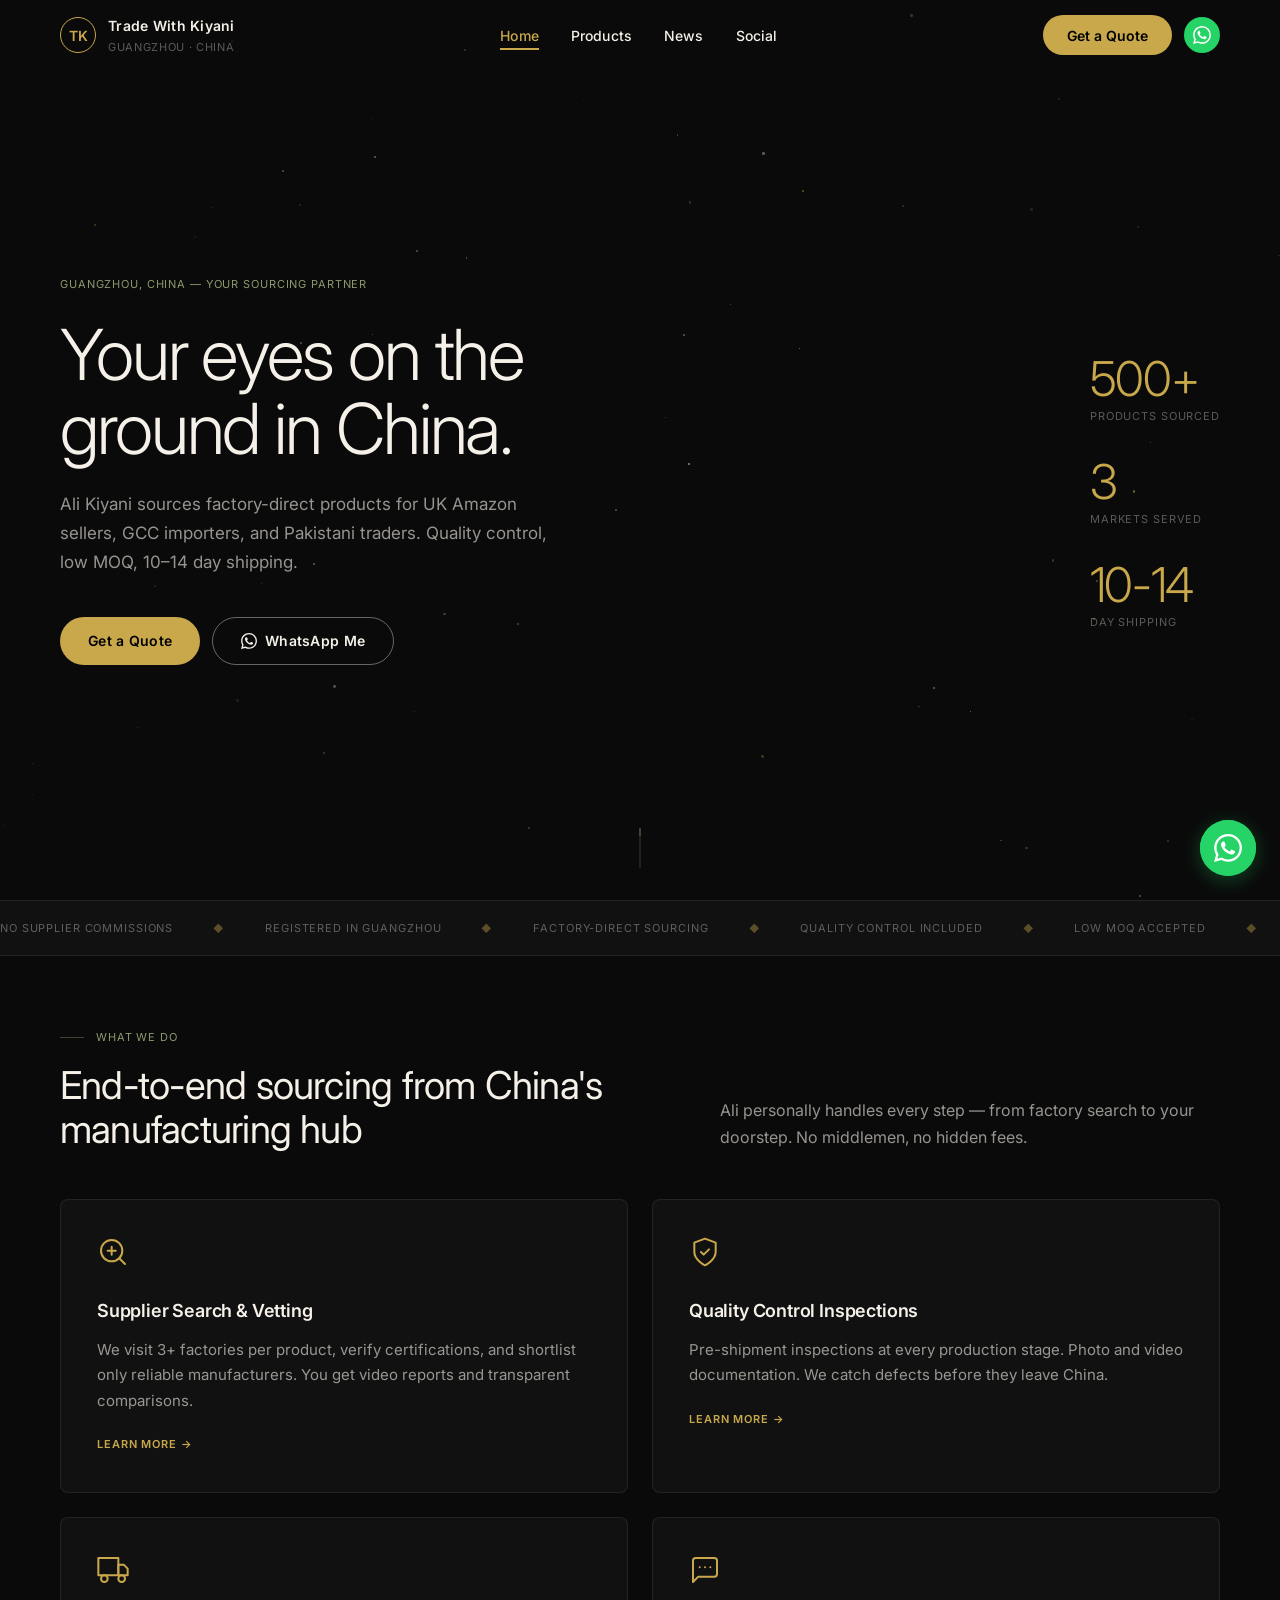
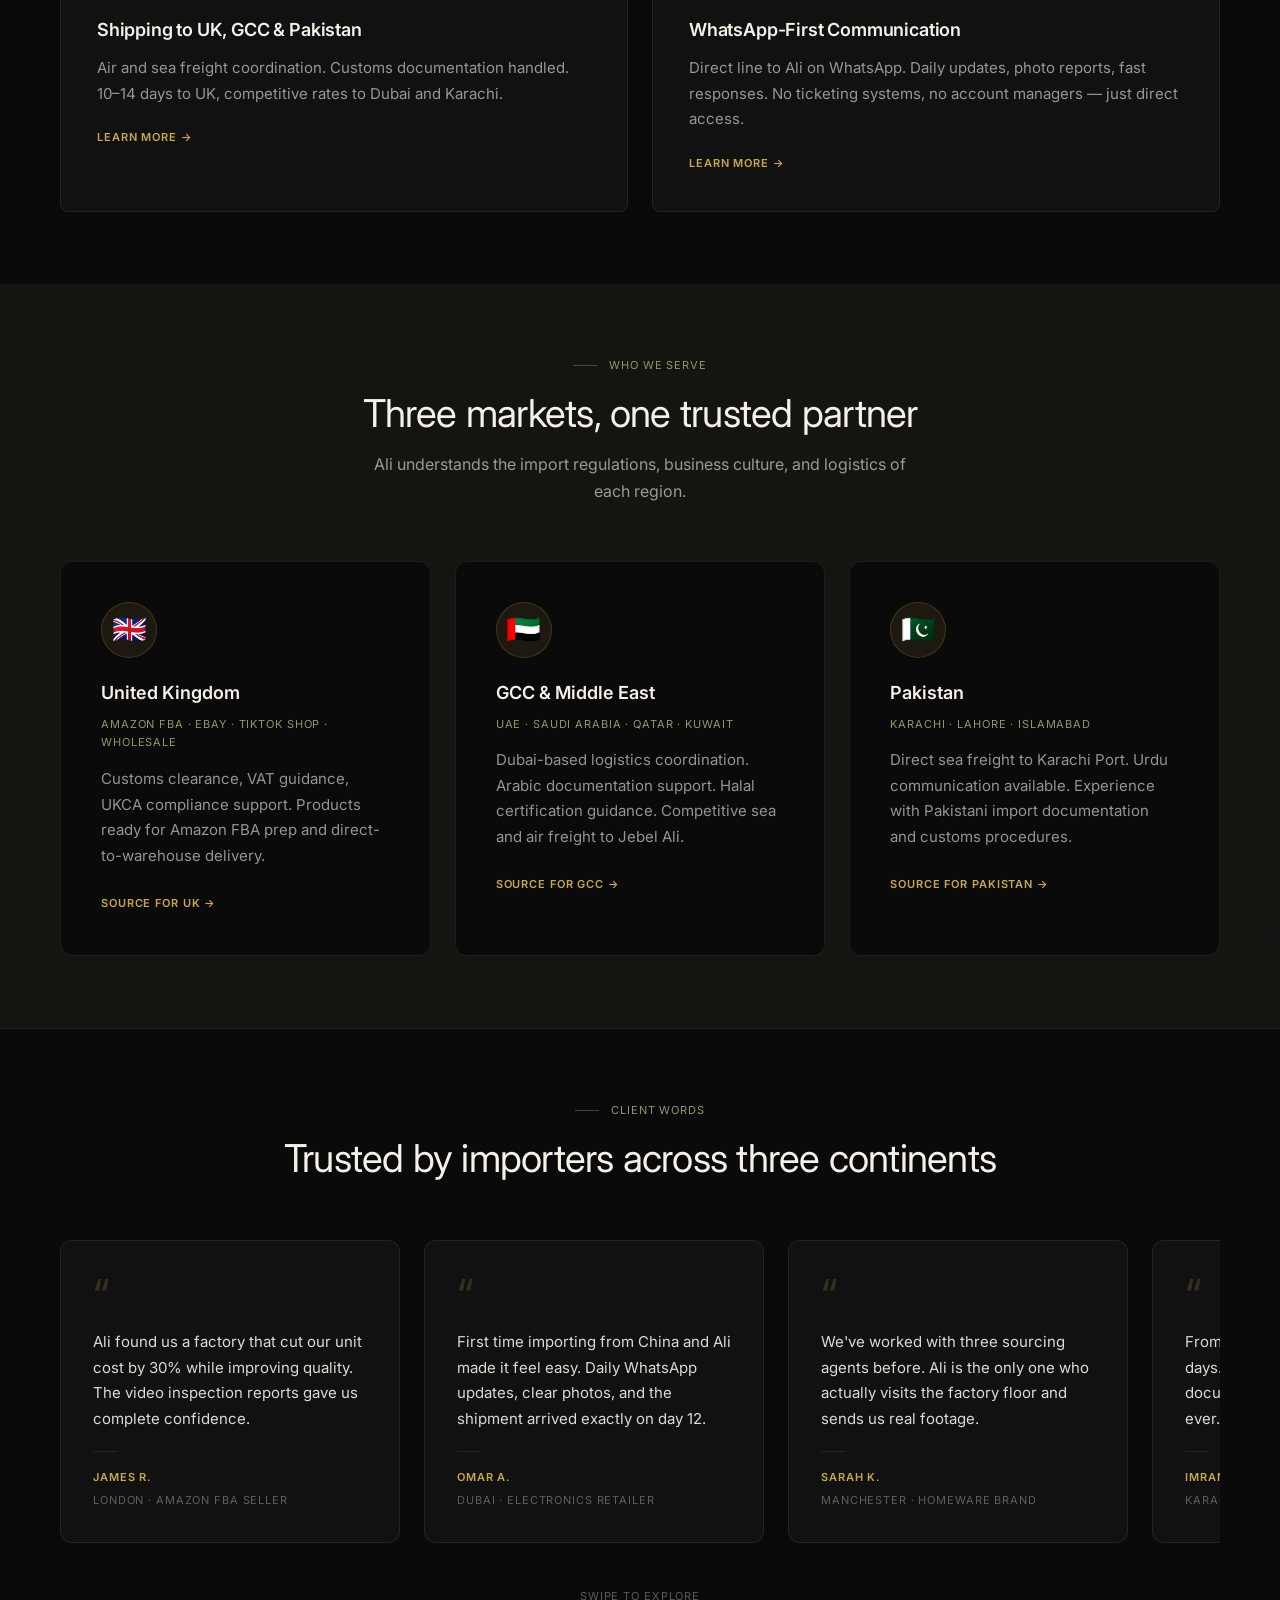
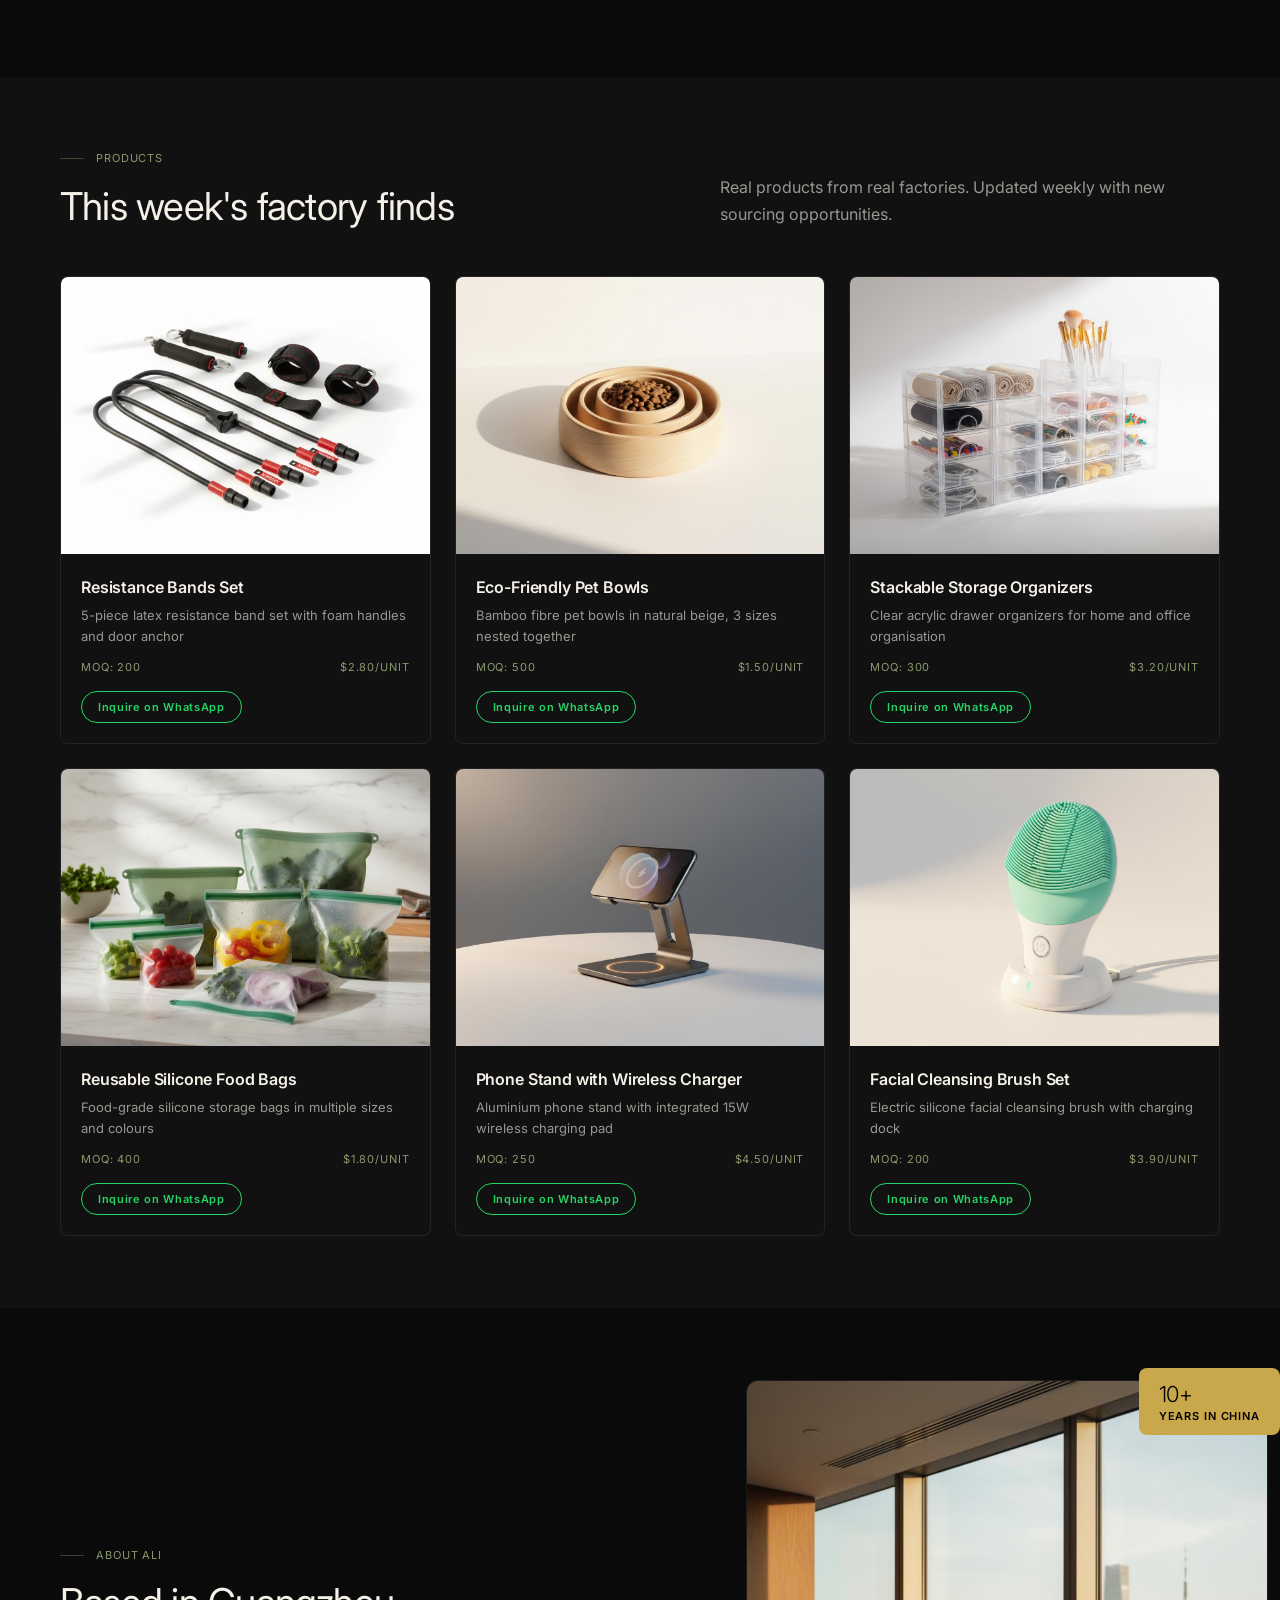
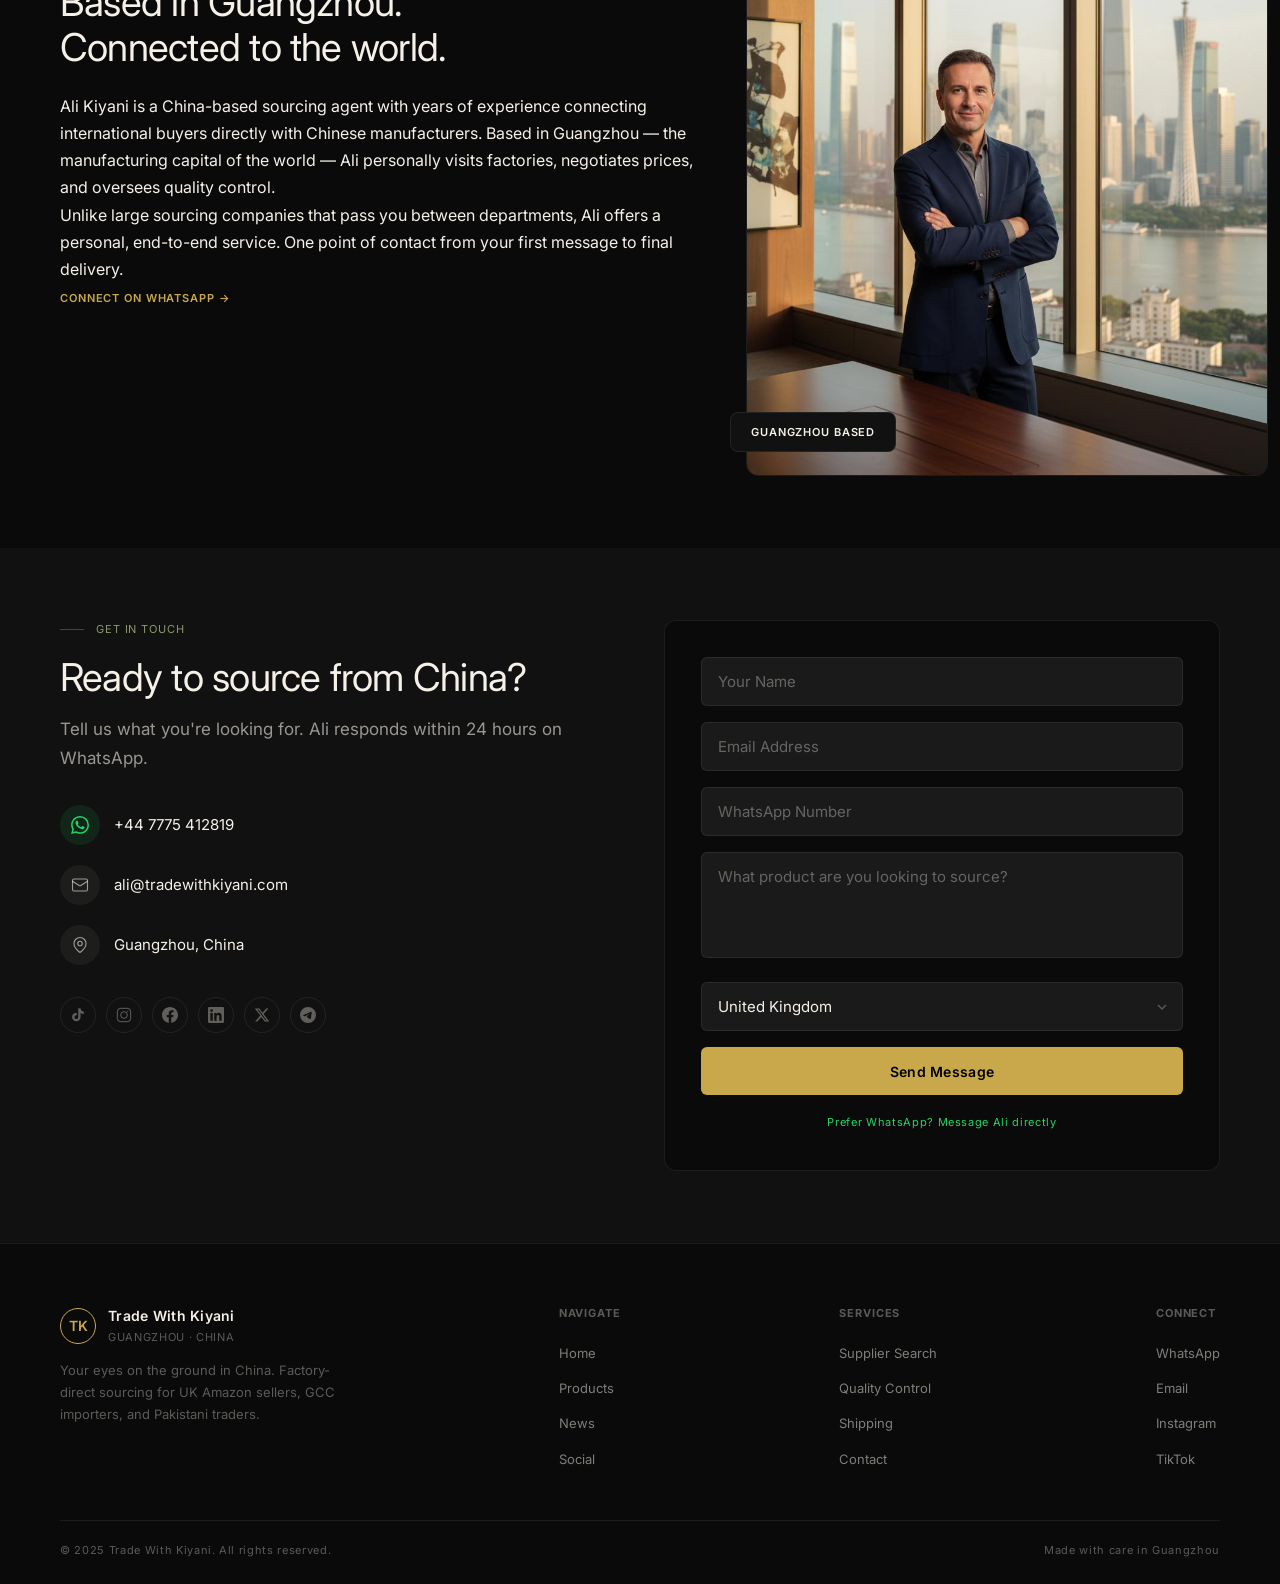
<file: index.html>
<!DOCTYPE html>
<html lang="en">
<head>
  <meta charset="UTF-8" />
  <meta name="viewport" content="width=device-width, initial-scale=1.0" />
  <title>Trade With Kiyani — China Sourcing Agent | Guangzhou · UK · GCC · Pakistan</title>
  <meta name="description" content="Ali Kiyani sources factory-direct products from China for UK Amazon sellers, GCC importers, and Pakistani traders. Quality control, low MOQ, 10-14 day shipping." />
  <link rel="preconnect" href="https://fonts.googleapis.com" />
  <link rel="stylesheet" href="https://fonts.googleapis.com/css2?family=Inter:wght@300;400;500;600;700&display=swap" />
  <link rel="stylesheet" href="css/style.css" />
</head>
<body>

<!-- ==================== NAVIGATION ==================== -->
<nav class="navbar" id="navbar">
  <div class="nav-container">
    <a href="index.html" class="nav-logo">
      <div class="logo-icon">TK</div>
      <div>
        <div class="logo-text">Trade With Kiyani</div>
        <div class="logo-sub">Guangzhou · China</div>
      </div>
    </a>
    <ul class="nav-links">
      <li><a href="index.html" class="active">Home</a></li>
      <li><a href="products.html">Products</a></li>
      <li><a href="news.html">News</a></li>
      <li><a href="social.html">Social</a></li>
    </ul>
    <div style="display:flex;align-items:center;gap:12px;" class="nav-cta-group">
      <a href="index.html#contact" class="nav-cta">Get a Quote</a>
      <a href="https://wa.me/447775412819" target="_blank" class="nav-whatsapp" aria-label="WhatsApp">
        <svg width="18" height="18" viewBox="0 0 24 24" fill="white"><path d="M17.472 14.382c-.297-.149-1.758-.867-2.03-.967-.273-.099-.471-.148-.67.15-.197.297-.767.966-.94 1.164-.173.199-.347.223-.644.075-.297-.15-1.255-.463-2.39-1.475-.883-.788-1.48-1.761-1.653-2.059-.173-.297-.018-.458.13-.606.134-.133.298-.347.446-.52.149-.174.198-.298.298-.497.099-.198.05-.371-.025-.52-.075-.149-.669-1.612-.916-2.207-.242-.579-.487-.5-.669-.51-.173-.008-.371-.01-.57-.01-.198 0-.52.074-.792.372-.272.297-1.04 1.016-1.04 2.479 0 1.462 1.065 2.875 1.213 3.074.149.198 2.096 3.2 5.077 4.487.709.306 1.262.489 1.694.625.712.227 1.36.195 1.871.118.571-.085 1.758-.719 2.006-1.413.248-.694.248-1.289.173-1.413-.074-.124-.272-.198-.57-.347m-5.421 7.403h-.004a9.87 9.87 0 01-5.031-1.378l-.361-.214-3.741.982.998-3.648-.235-.374a9.86 9.86 0 01-1.51-5.26c.001-5.45 4.436-9.884 9.888-9.884 2.64 0 5.122 1.03 6.988 2.898a9.825 9.825 0 012.893 6.994c-.003 5.45-4.437 9.884-9.885 9.884m8.413-18.297A11.815 11.815 0 0012.05 0C5.495 0 .16 5.335.157 11.892c0 2.096.547 4.142 1.588 5.945L.057 24l6.305-1.654a11.882 11.882 0 005.683 1.448h.005c6.554 0 11.89-5.335 11.893-11.893a11.821 11.821 0 00-3.48-8.413z"/></svg>
      </a>
    </div>
    <button class="hamburger" id="hamburger" onclick="toggleMenu()" aria-label="Menu">
      <span></span><span></span><span></span>
    </button>
  </div>
</nav>

<!-- Mobile Menu -->
<div class="mobile-menu" id="mobileMenu">
  <button class="mobile-close" onclick="toggleMenu()">&times;</button>
  <a href="index.html" onclick="toggleMenu()">Home</a>
  <a href="products.html" onclick="toggleMenu()">Products</a>
  <a href="news.html" onclick="toggleMenu()">News</a>
  <a href="social.html" onclick="toggleMenu()">Social</a>
  <a href="index.html#contact" onclick="toggleMenu()" style="margin-top:16px;">
    <span class="btn-primary">Get a Quote</span>
  </a>
</div>

<!-- ==================== HERO ==================== -->
<section class="hero" id="hero">
  <div class="particles-container" id="particles"></div>
  <div class="hero-overlay"></div>
  <div class="hero-content">
    <div class="hero-flex">
      <div>
        <div class="hero-label">Guangzhou, China &mdash; Your Sourcing Partner</div>
        <h1 class="hero-title">Your eyes on the ground in China.</h1>
        <p class="hero-subtitle">Ali Kiyani sources factory-direct products for UK Amazon sellers, GCC importers, and Pakistani traders. Quality control, low MOQ, 10&ndash;14 day shipping.</p>
        <div class="hero-ctas">
          <a href="#contact" class="btn-primary">Get a Quote</a>
          <a href="https://wa.me/447775412819" target="_blank" class="btn-outline">
            <svg width="16" height="16" viewBox="0 0 24 24" fill="currentColor"><path d="M17.472 14.382c-.297-.149-1.758-.867-2.03-.967-.273-.099-.471-.148-.67.15-.197.297-.767.966-.94 1.164-.173.199-.347.223-.644.075-.297-.15-1.255-.463-2.39-1.475-.883-.788-1.48-1.761-1.653-2.059-.173-.297-.018-.458.13-.606.134-.133.298-.347.446-.52.149-.174.198-.298.298-.497.099-.198.05-.371-.025-.52-.075-.149-.669-1.612-.916-2.207-.242-.579-.487-.5-.669-.51-.173-.008-.371-.01-.57-.01-.198 0-.52.074-.792.372-.272.297-1.04 1.016-1.04 2.479 0 1.462 1.065 2.875 1.213 3.074.149.198 2.096 3.2 5.077 4.487.709.306 1.262.489 1.694.625.712.227 1.36.195 1.871.118.571-.085 1.758-.719 2.006-1.413.248-.694.248-1.289.173-1.413-.074-.124-.272-.198-.57-.347m-5.421 7.403h-.004a9.87 9.87 0 01-5.031-1.378l-.361-.214-3.741.982.998-3.648-.235-.374a9.86 9.86 0 01-1.51-5.26c.001-5.45 4.436-9.884 9.888-9.884 2.64 0 5.122 1.03 6.988 2.898a9.825 9.825 0 012.893 6.994c-.003 5.45-4.437 9.884-9.885 9.884m8.413-18.297A11.815 11.815 0 0012.05 0C5.495 0 .16 5.335.157 11.892c0 2.096.547 4.142 1.588 5.945L.057 24l6.305-1.654a11.882 11.882 0 005.683 1.448h.005c6.554 0 11.89-5.335 11.893-11.893a11.821 11.821 0 00-3.48-8.413z"/></svg>
            WhatsApp Me
          </a>
        </div>
      </div>
      <div class="hero-stats">
        <div>
          <div class="stat-number">500+</div>
          <div class="stat-label">Products Sourced</div>
        </div>
        <div>
          <div class="stat-number">3</div>
          <div class="stat-label">Markets Served</div>
        </div>
        <div>
          <div class="stat-number">10-14</div>
          <div class="stat-label">Day Shipping</div>
        </div>
      </div>
    </div>
  </div>
  <div class="scroll-indicator">
    <div class="scroll-line"></div>
  </div>
</section>

<!-- ==================== TRUST BAR ==================== -->
<div class="trust-bar">
  <div class="trust-track" id="trustTrack">
    <!-- Content injected by JS -->
  </div>
</div>

<!-- ==================== SERVICES ==================== -->
<section class="section">
  <div class="container">
    <div class="section-header fade-in">
      <div>
        <div class="section-label">
          <span class="section-label-line"></span>
          <span class="section-label-text">What We Do</span>
        </div>
        <h2 class="section-title">End-to-end sourcing from China's<br>manufacturing hub</h2>
      </div>
      <p class="section-subtitle">Ali personally handles every step &mdash; from factory search to your doorstep. No middlemen, no hidden fees.</p>
    </div>
    <div class="services-grid">
      <div class="service-card fade-in fade-in-delay-1">
        <div class="service-icon">
          <svg width="32" height="32" viewBox="0 0 24 24" fill="none" stroke="#c9a84c" stroke-width="1.5" stroke-linecap="round" stroke-linejoin="round"><circle cx="11" cy="11" r="8"/><path d="m21 21-4.3-4.3"/><path d="M11 8v6"/><path d="M8 11h6"/></svg>
        </div>
        <h3 class="service-title">Supplier Search &amp; Vetting</h3>
        <p class="service-desc">We visit 3+ factories per product, verify certifications, and shortlist only reliable manufacturers. You get video reports and transparent comparisons.</p>
        <span class="service-link">Learn more &rarr;</span>
      </div>
      <div class="service-card fade-in fade-in-delay-2">
        <div class="service-icon">
          <svg width="32" height="32" viewBox="0 0 24 24" fill="none" stroke="#c9a84c" stroke-width="1.5" stroke-linecap="round" stroke-linejoin="round"><path d="M12 22s8-4 8-10V5l-8-3-8 3v7c0 6 8 10 8 10z"/><path d="m9 12 2 2 4-4"/></svg>
        </div>
        <h3 class="service-title">Quality Control Inspections</h3>
        <p class="service-desc">Pre-shipment inspections at every production stage. Photo and video documentation. We catch defects before they leave China.</p>
        <span class="service-link">Learn more &rarr;</span>
      </div>
      <div class="service-card fade-in fade-in-delay-3">
        <div class="service-icon">
          <svg width="32" height="32" viewBox="0 0 24 24" fill="none" stroke="#c9a84c" stroke-width="1.5" stroke-linecap="round" stroke-linejoin="round"><rect x="1" y="3" width="15" height="13"/><path d="M16 8h4l3 3v5h-7V8z"/><circle cx="5.5" cy="18.5" r="2.5"/><circle cx="18.5" cy="18.5" r="2.5"/></svg>
        </div>
        <h3 class="service-title">Shipping to UK, GCC &amp; Pakistan</h3>
        <p class="service-desc">Air and sea freight coordination. Customs documentation handled. 10&ndash;14 days to UK, competitive rates to Dubai and Karachi.</p>
        <span class="service-link">Learn more &rarr;</span>
      </div>
      <div class="service-card fade-in fade-in-delay-4">
        <div class="service-icon">
          <svg width="32" height="32" viewBox="0 0 24 24" fill="none" stroke="#c9a84c" stroke-width="1.5" stroke-linecap="round" stroke-linejoin="round"><path d="M21 15a2 2 0 0 1-2 2H7l-4 4V5a2 2 0 0 1 2-2h14a2 2 0 0 1 2 2z"/><path d="M8 10h.01"/><path d="M12 10h.01"/><path d="M16 10h.01"/></svg>
        </div>
        <h3 class="service-title">WhatsApp-First Communication</h3>
        <p class="service-desc">Direct line to Ali on WhatsApp. Daily updates, photo reports, fast responses. No ticketing systems, no account managers &mdash; just direct access.</p>
        <span class="service-link">Learn more &rarr;</span>
      </div>
    </div>
  </div>
</section>

<!-- ==================== MARKETS ==================== -->
<section class="section section-sage">
  <div class="container">
    <div class="text-center fade-in" style="text-align:center; margin-bottom:56px;">
      <div class="section-label" style="justify-content:center;">
        <span class="section-label-line"></span>
        <span class="section-label-text">Who We Serve</span>
      </div>
      <h2 class="section-title" style="margin-bottom:16px;">Three markets, one trusted partner</h2>
      <p style="font-size:16px; color:var(--text-secondary); max-width:560px; margin:0 auto; line-height:1.7;">Ali understands the import regulations, business culture, and logistics of each region.</p>
    </div>
    <div class="markets-grid">
      <div class="market-card fade-in fade-in-delay-1">
        <div class="market-flag">&#127468;&#127463;</div>
        <h3 class="market-title">United Kingdom</h3>
        <p class="market-subtitle">Amazon FBA &middot; eBay &middot; TikTok Shop &middot; Wholesale</p>
        <p class="market-desc">Customs clearance, VAT guidance, UKCA compliance support. Products ready for Amazon FBA prep and direct-to-warehouse delivery.</p>
        <span class="market-link">Source for UK &rarr;</span>
      </div>
      <div class="market-card fade-in fade-in-delay-2">
        <div class="market-flag">&#127462;&#127466;</div>
        <h3 class="market-title">GCC &amp; Middle East</h3>
        <p class="market-subtitle">UAE &middot; Saudi Arabia &middot; Qatar &middot; Kuwait</p>
        <p class="market-desc">Dubai-based logistics coordination. Arabic documentation support. Halal certification guidance. Competitive sea and air freight to Jebel Ali.</p>
        <span class="market-link">Source for GCC &rarr;</span>
      </div>
      <div class="market-card fade-in fade-in-delay-3">
        <div class="market-flag">&#127477;&#127472;</div>
        <h3 class="market-title">Pakistan</h3>
        <p class="market-subtitle">Karachi &middot; Lahore &middot; Islamabad</p>
        <p class="market-desc">Direct sea freight to Karachi Port. Urdu communication available. Experience with Pakistani import documentation and customs procedures.</p>
        <span class="market-link">Source for Pakistan &rarr;</span>
      </div>
    </div>
  </div>
</section>

<!-- ==================== TESTIMONIALS ==================== -->
<section class="section" style="border-top:1px solid var(--border);">
  <div class="container">
    <div class="text-center fade-in" style="text-align:center; margin-bottom:40px;">
      <div class="section-label" style="justify-content:center;">
        <span class="section-label-line"></span>
        <span class="section-label-text">Client Words</span>
      </div>
      <h2 class="section-title">Trusted by importers across three continents</h2>
    </div>
    <div class="testimonials-carousel fade-in">
      <div class="testimonial-card">
        <div class="testimonial-quote">&ldquo;</div>
        <p class="testimonial-text">Ali found us a factory that cut our unit cost by 30% while improving quality. The video inspection reports gave us complete confidence.</p>
        <div class="testimonial-line"></div>
        <div class="testimonial-name">James R.</div>
        <div class="testimonial-detail">London &middot; Amazon FBA Seller</div>
      </div>
      <div class="testimonial-card">
        <div class="testimonial-quote">&ldquo;</div>
        <p class="testimonial-text">First time importing from China and Ali made it feel easy. Daily WhatsApp updates, clear photos, and the shipment arrived exactly on day 12.</p>
        <div class="testimonial-line"></div>
        <div class="testimonial-name">Omar A.</div>
        <div class="testimonial-detail">Dubai &middot; Electronics Retailer</div>
      </div>
      <div class="testimonial-card">
        <div class="testimonial-quote">&ldquo;</div>
        <p class="testimonial-text">We've worked with three sourcing agents before. Ali is the only one who actually visits the factory floor and sends us real footage.</p>
        <div class="testimonial-line"></div>
        <div class="testimonial-name">Sarah K.</div>
        <div class="testimonial-detail">Manchester &middot; Homeware Brand</div>
      </div>
      <div class="testimonial-card">
        <div class="testimonial-quote">&ldquo;</div>
        <p class="testimonial-text">From Guangzhou to Karachi in 18 days. Ali handled every customs document. Our best China shipment ever.</p>
        <div class="testimonial-line"></div>
        <div class="testimonial-name">Imran H.</div>
        <div class="testimonial-detail">Karachi &middot; Wholesale Trader</div>
      </div>
      <div class="testimonial-card">
        <div class="testimonial-quote">&ldquo;</div>
        <p class="testimonial-text">The low MOQ flexibility is a game-changer for us as a startup. Ali negotiated 100-unit minimums when other agents refused below 500.</p>
        <div class="testimonial-line"></div>
        <div class="testimonial-name">Fatima S.</div>
        <div class="testimonial-detail">Riyadh &middot; Beauty Brand</div>
      </div>
      <div class="testimonial-card">
        <div class="testimonial-quote">&ldquo;</div>
        <p class="testimonial-text">Ali's knowledge of UK customs saved us a &pound;2,000 VAT headache. He thinks two steps ahead.</p>
        <div class="testimonial-line"></div>
        <div class="testimonial-name">David L.</div>
        <div class="testimonial-detail">Birmingham &middot; eBay Power Seller</div>
      </div>
    </div>
    <p class="drag-hint">Swipe to explore</p>
  </div>
</section>

<!-- ==================== PRODUCTS ==================== -->
<section class="section section-alt">
  <div class="container">
    <div class="section-header fade-in">
      <div>
        <div class="section-label">
          <span class="section-label-line"></span>
          <span class="section-label-text">Products</span>
        </div>
        <h2 class="section-title">This week's factory finds</h2>
      </div>
      <p class="section-subtitle">Real products from real factories. Updated weekly with new sourcing opportunities.</p>
    </div>
    <div class="products-grid">
      <div class="product-card fade-in fade-in-delay-1">
        <div class="product-image"><img src="images/products-resistance-bands.jpg" alt="Resistance Bands Set" loading="lazy"></div>
        <div class="product-body">
          <h3 class="product-name">Resistance Bands Set</h3>
          <p class="product-desc">5-piece latex resistance band set with foam handles and door anchor</p>
          <div class="product-specs"><span>MOQ: 200</span><span>$2.80/unit</span></div>
          <a href="https://wa.me/447775412819?text=Hi%20Ali,%20I'm%20interested%20in%20Resistance%20Bands%20Set" target="_blank" class="btn-whatsapp-sm">Inquire on WhatsApp</a>
        </div>
      </div>
      <div class="product-card fade-in fade-in-delay-2">
        <div class="product-image"><img src="images/products-pet-bowls.jpg" alt="Eco-Friendly Pet Bowls" loading="lazy"></div>
        <div class="product-body">
          <h3 class="product-name">Eco-Friendly Pet Bowls</h3>
          <p class="product-desc">Bamboo fibre pet bowls in natural beige, 3 sizes nested together</p>
          <div class="product-specs"><span>MOQ: 500</span><span>$1.50/unit</span></div>
          <a href="https://wa.me/447775412819?text=Hi%20Ali,%20I'm%20interested%20in%20Eco-Friendly%20Pet%20Bowls" target="_blank" class="btn-whatsapp-sm">Inquire on WhatsApp</a>
        </div>
      </div>
      <div class="product-card fade-in fade-in-delay-3">
        <div class="product-image"><img src="images/products-storage-organizers.jpg" alt="Stackable Storage Organizers" loading="lazy"></div>
        <div class="product-body">
          <h3 class="product-name">Stackable Storage Organizers</h3>
          <p class="product-desc">Clear acrylic drawer organizers for home and office organisation</p>
          <div class="product-specs"><span>MOQ: 300</span><span>$3.20/unit</span></div>
          <a href="https://wa.me/447775412819?text=Hi%20Ali,%20I'm%20interested%20in%20Stackable%20Storage%20Organizers" target="_blank" class="btn-whatsapp-sm">Inquire on WhatsApp</a>
        </div>
      </div>
      <div class="product-card fade-in fade-in-delay-1">
        <div class="product-image"><img src="images/products-silicone-bags.jpg" alt="Reusable Silicone Food Bags" loading="lazy"></div>
        <div class="product-body">
          <h3 class="product-name">Reusable Silicone Food Bags</h3>
          <p class="product-desc">Food-grade silicone storage bags in multiple sizes and colours</p>
          <div class="product-specs"><span>MOQ: 400</span><span>$1.80/unit</span></div>
          <a href="https://wa.me/447775412819?text=Hi%20Ali,%20I'm%20interested%20in%20Reusable%20Silicone%20Food%20Bags" target="_blank" class="btn-whatsapp-sm">Inquire on WhatsApp</a>
        </div>
      </div>
      <div class="product-card fade-in fade-in-delay-2">
        <div class="product-image"><img src="images/products-phone-stand.jpg" alt="Phone Stand with Wireless Charger" loading="lazy"></div>
        <div class="product-body">
          <h3 class="product-name">Phone Stand with Wireless Charger</h3>
          <p class="product-desc">Aluminium phone stand with integrated 15W wireless charging pad</p>
          <div class="product-specs"><span>MOQ: 250</span><span>$4.50/unit</span></div>
          <a href="https://wa.me/447775412819?text=Hi%20Ali,%20I'm%20interested%20in%20Phone%20Stand%20with%20Wireless%20Charger" target="_blank" class="btn-whatsapp-sm">Inquire on WhatsApp</a>
        </div>
      </div>
      <div class="product-card fade-in fade-in-delay-3">
        <div class="product-image"><img src="images/products-cleansing-brush.jpg" alt="Facial Cleansing Brush Set" loading="lazy"></div>
        <div class="product-body">
          <h3 class="product-name">Facial Cleansing Brush Set</h3>
          <p class="product-desc">Electric silicone facial cleansing brush with charging dock</p>
          <div class="product-specs"><span>MOQ: 200</span><span>$3.90/unit</span></div>
          <a href="https://wa.me/447775412819?text=Hi%20Ali,%20I'm%20interested%20in%20Facial%20Cleansing%20Brush%20Set" target="_blank" class="btn-whatsapp-sm">Inquire on WhatsApp</a>
        </div>
      </div>
    </div>
  </div>
</section>

<!-- ==================== ABOUT ==================== -->
<section class="section">
  <div class="container">
    <div class="about-grid">
      <div class="fade-in">
        <div class="section-label">
          <span class="section-label-line"></span>
          <span class="section-label-text">About Ali</span>
        </div>
        <h2 class="section-title" style="margin-bottom:24px;">Based in Guangzhou.<br>Connected to the world.</h2>
        <p>Ali Kiyani is a China-based sourcing agent with years of experience connecting international buyers directly with Chinese manufacturers. Based in Guangzhou &mdash; the manufacturing capital of the world &mdash; Ali personally visits factories, negotiates prices, and oversees quality control.</p>
        <p>Unlike large sourcing companies that pass you between departments, Ali offers a personal, end-to-end service. One point of contact from your first message to final delivery.</p>
        <a href="https://wa.me/447775412819" target="_blank" class="about-link">Connect on WhatsApp &rarr;</a>
      </div>
      <div class="about-image fade-in fade-in-delay-2">
        <img src="images/about-ali-profile.jpg" alt="Ali Kiyani - China Sourcing Agent in Guangzhou">
        <div class="badge badge-gold"><span class="badge-lg">10+</span><br>Years in China</div>
        <div class="badge badge-dark">Guangzhou Based</div>
      </div>
    </div>
  </div>
</section>

<!-- ==================== CONTACT ==================== -->
<section class="section section-alt" id="contact">
  <div class="container">
    <div class="contact-grid">
      <div class="fade-in">
        <div class="section-label">
          <span class="section-label-line"></span>
          <span class="section-label-text">Get in Touch</span>
        </div>
        <h2 class="section-title" style="margin-bottom:16px;">Ready to source from China?</h2>
        <p style="font-size:17px; color:var(--text-secondary); line-height:1.7; margin-bottom:32px;">Tell us what you're looking for. Ali responds within 24 hours on WhatsApp.</p>

        <div class="contact-item">
          <div class="contact-icon whatsapp">
            <svg width="18" height="18" viewBox="0 0 24 24" fill="#25d366"><path d="M17.472 14.382c-.297-.149-1.758-.867-2.03-.967-.273-.099-.471-.148-.67.15-.197.297-.767.966-.94 1.164-.173.199-.347.223-.644.075-.297-.15-1.255-.463-2.39-1.475-.883-.788-1.48-1.761-1.653-2.059-.173-.297-.018-.458.13-.606.134-.133.298-.347.446-.52.149-.174.198-.298.298-.497.099-.198.05-.371-.025-.52-.075-.149-.669-1.612-.916-2.207-.242-.579-.487-.5-.669-.51-.173-.008-.371-.01-.57-.01-.198 0-.52.074-.792.372-.272.297-1.04 1.016-1.04 2.479 0 1.462 1.065 2.875 1.213 3.074.149.198 2.096 3.2 5.077 4.487.709.306 1.262.489 1.694.625.712.227 1.36.195 1.871.118.571-.085 1.758-.719 2.006-1.413.248-.694.248-1.289.173-1.413-.074-.124-.272-.198-.57-.347m-5.421 7.403h-.004a9.87 9.87 0 01-5.031-1.378l-.361-.214-3.741.982.998-3.648-.235-.374a9.86 9.86 0 01-1.51-5.26c.001-5.45 4.436-9.884 9.888-9.884 2.64 0 5.122 1.03 6.988 2.898a9.825 9.825 0 012.893 6.994c-.003 5.45-4.437 9.884-9.885 9.884m8.413-18.297A11.815 11.815 0 0012.05 0C5.495 0 .16 5.335.157 11.892c0 2.096.547 4.142 1.588 5.945L.057 24l6.305-1.654a11.882 11.882 0 005.683 1.448h.005c6.554 0 11.89-5.335 11.893-11.893a11.821 11.821 0 00-3.48-8.413z"/></svg>
          </div>
          <a href="https://wa.me/447775412819" target="_blank">+44 7775 412819</a>
        </div>
        <div class="contact-item">
          <div class="contact-icon default">
            <svg width="18" height="18" viewBox="0 0 24 24" fill="none" stroke="rgba(245,240,232,0.6)" stroke-width="1.5" stroke-linecap="round" stroke-linejoin="round"><rect x="2" y="4" width="20" height="16" rx="2"/><path d="m22 7-8.97 5.7a1.94 1.94 0 0 1-2.06 0L2 7"/></svg>
          </div>
          <span>ali@tradewithkiyani.com</span>
        </div>
        <div class="contact-item">
          <div class="contact-icon default">
            <svg width="18" height="18" viewBox="0 0 24 24" fill="none" stroke="rgba(245,240,232,0.6)" stroke-width="1.5" stroke-linecap="round" stroke-linejoin="round"><path d="M20 10c0 6-8 12-8 12s-8-6-8-12a8 8 0 0 1 16 0Z"/><circle cx="12" cy="10" r="3"/></svg>
          </div>
          <span>Guangzhou, China</span>
        </div>

        <div class="social-row">
          <a href="https://tiktok.com/@tradewithkiyani" target="_blank" class="social-icon-btn" aria-label="TikTok">
            <svg width="16" height="16" viewBox="0 0 24 24" fill="currentColor"><path d="M19.59 6.69a4.83 4.83 0 0 1-3.77-4.25V2h-3.45v13.67a2.89 2.89 0 0 1-2.88 2.5 2.89 2.89 0 0 1-2.89-2.89 2.89 2.89 0 0 1 2.89-2.89c.28 0 .54.04.79.1v-3.5a6.36 6.36 0 0 0-.79-.05A6.34 6.34 0 0 0 3.15 15.2a6.34 6.34 0 0 0 6.34 6.34 6.34 6.34 0 0 0 6.34-6.34V8.83a8.24 8.24 0 0 0 4.83 1.55v-3.5a4.85 4.85 0 0 1-1.07-.19z"/></svg>
          </a>
          <a href="https://instagram.com/tradewithkiyani" target="_blank" class="social-icon-btn" aria-label="Instagram">
            <svg width="16" height="16" viewBox="0 0 24 24" fill="none" stroke="currentColor" stroke-width="1.5"><rect x="2" y="2" width="20" height="20" rx="5"/><circle cx="12" cy="12" r="5"/><circle cx="17.5" cy="6.5" r="1" fill="currentColor" stroke="none"/></svg>
          </a>
          <a href="https://facebook.com/tradewithkiyani" target="_blank" class="social-icon-btn" aria-label="Facebook">
            <svg width="16" height="16" viewBox="0 0 24 24" fill="currentColor"><path d="M24 12.073c0-6.627-5.373-12-12-12s-12 5.373-12 12c0 5.99 4.388 10.954 10.125 11.854v-8.385H7.078v-3.47h3.047V9.43c0-3.007 1.792-4.669 4.533-4.669 1.312 0 2.686.235 2.686.235v2.953H15.83c-1.491 0-1.956.925-1.956 1.874v2.25h3.328l-.532 3.47h-2.796v8.385C19.612 23.027 24 18.062 24 12.073z"/></svg>
          </a>
          <a href="https://linkedin.com/in/tradewithkiyani" target="_blank" class="social-icon-btn" aria-label="LinkedIn">
            <svg width="16" height="16" viewBox="0 0 24 24" fill="currentColor"><path d="M20.447 20.452h-3.554v-5.569c0-1.328-.027-3.037-1.852-3.037-1.853 0-2.136 1.445-2.136 2.939v5.667H9.351V9h3.414v1.561h.046c.477-.9 1.637-1.85 3.37-1.85 3.601 0 4.267 2.37 4.267 5.455v6.286zM5.337 7.433a2.062 2.062 0 0 1-2.063-2.065 2.064 2.064 0 1 1 2.063 2.065zm1.782 13.019H3.555V9h3.564v11.452zM22.225 0H1.771C.792 0 0 .774 0 1.729v20.542C0 23.227.792 24 1.771 24h20.451C23.2 24 24 23.227 24 22.271V1.729C24 .774 23.2 0 22.222 0h.003z"/></svg>
          </a>
          <a href="https://x.com/tradewithkiyani" target="_blank" class="social-icon-btn" aria-label="X">
            <svg width="16" height="16" viewBox="0 0 24 24" fill="currentColor"><path d="M18.244 2.25h3.308l-7.227 8.26 8.502 11.24H16.17l-5.214-6.817L4.99 21.75H1.68l7.73-8.835L1.254 2.25H8.08l4.713 6.231zm-1.161 17.52h1.833L7.084 4.126H5.117z"/></svg>
          </a>
          <a href="https://t.me/tradewithkiyani" target="_blank" class="social-icon-btn" aria-label="Telegram">
            <svg width="16" height="16" viewBox="0 0 24 24" fill="currentColor"><path d="M11.944 0A12 12 0 0 0 0 12a12 12 0 0 0 12 12 12 12 0 0 0 12-12A12 12 0 0 0 12 0a12 12 0 0 0-.056 0zm4.962 7.224c.1-.002.321.023.465.14a.506.506 0 0 1 .171.325c.016.093.036.306.02.472-.18 1.898-.962 6.502-1.36 8.627-.168.9-.499 1.201-.82 1.23-.696.065-1.225-.46-1.9-.902-1.056-.693-1.653-1.124-2.678-1.8-1.185-.78-.417-1.21.258-1.91.177-.184 3.247-2.977 3.307-3.23.007-.032.014-.15-.056-.212s-.174-.041-.249-.024c-.106.024-1.793 1.14-5.061 3.345-.479.33-.913.49-1.302.48-.428-.008-1.252-.241-1.865-.44-.752-.245-1.349-.374-1.297-.789.027-.216.325-.437.893-.663 3.498-1.524 5.83-2.529 6.998-3.014 3.332-1.386 4.025-1.627 4.476-1.635z"/></svg>
          </a>
        </div>
      </div>

      <div class="contact-form-card fade-in fade-in-delay-2" id="formCard">
        <form id="contactForm" onsubmit="handleSubmit(event)">
          <div class="form-group"><input type="text" name="name" placeholder="Your Name" class="form-input" required></div>
          <div class="form-group"><input type="email" name="email" placeholder="Email Address" class="form-input" required></div>
          <div class="form-group"><input type="tel" name="whatsapp" placeholder="WhatsApp Number" class="form-input"></div>
          <div class="form-group"><textarea name="product" rows="4" placeholder="What product are you looking to source?" class="form-input" required></textarea></div>
          <div class="form-group">
            <select name="market" class="form-input">
              <option value="UK">United Kingdom</option>
              <option value="GCC">GCC / Middle East</option>
              <option value="Pakistan">Pakistan</option>
              <option value="Other">Other</option>
            </select>
          </div>
          <button type="submit" class="btn-submit" id="submitBtn">Send Message</button>
          <div style="text-align:center; margin-top:12px;">
            <a href="https://wa.me/447775412819" target="_blank" style="font-size:11px; letter-spacing:0.06em; color:var(--whatsapp);">Prefer WhatsApp? Message Ali directly</a>
          </div>
        </form>
      </div>
    </div>
  </div>
</section>

<!-- ==================== FOOTER ==================== -->
<footer class="footer">
  <div class="container">
    <div class="footer-grid">
      <div class="footer-brand">
        <a href="index.html" class="nav-logo" style="margin-bottom:12px;">
          <div class="logo-icon">TK</div>
          <div>
            <div class="logo-text">Trade With Kiyani</div>
            <div class="logo-sub">Guangzhou &middot; China</div>
          </div>
        </a>
        <p>Your eyes on the ground in China. Factory-direct sourcing for UK Amazon sellers, GCC importers, and Pakistani traders.</p>
      </div>
      <div class="footer-col">
        <h4>Navigate</h4>
        <ul>
          <li><a href="index.html">Home</a></li>
          <li><a href="products.html">Products</a></li>
          <li><a href="news.html">News</a></li>
          <li><a href="social.html">Social</a></li>
        </ul>
      </div>
      <div class="footer-col">
        <h4>Services</h4>
        <ul>
          <li><span>Supplier Search</span></li>
          <li><span>Quality Control</span></li>
          <li><span>Shipping</span></li>
          <li><a href="index.html#contact">Contact</a></li>
        </ul>
      </div>
      <div class="footer-col">
        <h4>Connect</h4>
        <ul>
          <li><a href="https://wa.me/447775412819" target="_blank">WhatsApp</a></li>
          <li><a href="mailto:ali@tradewithkiyani.com">Email</a></li>
          <li><a href="https://instagram.com/tradewithkiyani" target="_blank">Instagram</a></li>
          <li><a href="https://tiktok.com/@tradewithkiyani" target="_blank">TikTok</a></li>
        </ul>
      </div>
    </div>
    <div class="footer-bottom">
      <p>&copy; 2025 Trade With Kiyani. All rights reserved.</p>
      <p>Made with care in Guangzhou</p>
    </div>
  </div>
</footer>

<!-- ==================== WHATSAPP FLOAT ==================== -->
<div class="whatsapp-float">
  <a href="https://wa.me/447775412819" target="_blank" aria-label="Chat on WhatsApp">
    <svg width="28" height="28" viewBox="0 0 24 24" fill="white"><path d="M17.472 14.382c-.297-.149-1.758-.867-2.03-.967-.273-.099-.471-.148-.67.15-.197.297-.767.966-.94 1.164-.173.199-.347.223-.644.075-.297-.15-1.255-.463-2.39-1.475-.883-.788-1.48-1.761-1.653-2.059-.173-.297-.018-.458.13-.606.134-.133.298-.347.446-.52.149-.174.198-.298.298-.497.099-.198.05-.371-.025-.52-.075-.149-.669-1.612-.916-2.207-.242-.579-.487-.5-.669-.51-.173-.008-.371-.01-.57-.01-.198 0-.52.074-.792.372-.272.297-1.04 1.016-1.04 2.479 0 1.462 1.065 2.875 1.213 3.074.149.198 2.096 3.2 5.077 4.487.709.306 1.262.489 1.694.625.712.227 1.36.195 1.871.118.571-.085 1.758-.719 2.006-1.413.248-.694.248-1.289.173-1.413-.074-.124-.272-.198-.57-.347m-5.421 7.403h-.004a9.87 9.87 0 01-5.031-1.378l-.361-.214-3.741.982.998-3.648-.235-.374a9.86 9.86 0 01-1.51-5.26c.001-5.45 4.436-9.884 9.888-9.884 2.64 0 5.122 1.03 6.988 2.898a9.825 9.825 0 012.893 6.994c-.003 5.45-4.437 9.884-9.885 9.884m8.413-18.297A11.815 11.815 0 0012.05 0C5.495 0 .16 5.335.157 11.892c0 2.096.547 4.142 1.588 5.945L.057 24l6.305-1.654a11.882 11.882 0 005.683 1.448h.005c6.554 0 11.89-5.335 11.893-11.893a11.821 11.821 0 00-3.48-8.413z"/></svg>
  </a>
</div>

<!-- ==================== JAVASCRIPT ==================== -->
<script>
// Navbar scroll effect
window.addEventListener('scroll', () => {
  document.getElementById('navbar').classList.toggle('scrolled', window.scrollY > 100);
});

// Mobile menu
function toggleMenu() {
  document.getElementById('hamburger').classList.toggle('open');
  document.getElementById('mobileMenu').classList.toggle('open');
}

// Particle background
(function() {
  const container = document.getElementById('particles');
  const count = 60;
  for (let i = 0; i < count; i++) {
    const p = document.createElement('div');
    p.className = 'particle';
    const size = Math.random() * 2 + 1;
    p.style.width = size + 'px';
    p.style.height = size + 'px';
    p.style.left = (Math.random() * 100) + '%';
    p.style.top = (Math.random() * 100) + '%';
    p.style.opacity = Math.random() * 0.5 + 0.2;
    const duration = Math.random() * 20 + 15;
    const delay = Math.random() * -20;
    const tx = (Math.random() - 0.5) * 300;
    const ty = (Math.random() - 0.5) * 300;
    p.style.setProperty('--tx', tx + 'px');
    p.style.setProperty('--ty', ty + 'px');
    p.style.animationDuration = duration + 's';
    p.style.animationDelay = delay + 's';
    if (Math.random() > 0.7) p.style.background = '#c9a84c';
    else if (Math.random() > 0.7) p.style.background = '#8b9a6d';
    container.appendChild(p);
  }
})();

// Trust bar
(function() {
  const badges = [
    'No Supplier Commissions', 'Registered in Guangzhou', 'Factory-Direct Sourcing',
    'Quality Control Included', 'Low MOQ Accepted', 'WhatsApp-First Service',
    'UK &middot; GCC &middot; Pakistan', 'Canton Fair Access'
  ];
  const track = document.getElementById('trustTrack');
  const items = [...badges, ...badges];
  track.innerHTML = items.map(b => `<span class="trust-item">${b} <span class="trust-divider">&#9670;</span></span>`).join('');
})();

// Scroll animations
const observer = new IntersectionObserver((entries) => {
  entries.forEach(entry => {
    if (entry.isIntersecting) {
      entry.target.classList.add('visible');
    }
  });
}, { threshold: 0.1 });

document.querySelectorAll('.fade-in').forEach(el => observer.observe(el));

// Contact form
function handleSubmit(e) {
  e.preventDefault();
  const btn = document.getElementById('submitBtn');
  btn.disabled = true;
  btn.textContent = 'Sending...';

  const form = e.target;
  const body = new URLSearchParams();
  body.append('entry.1803408939', form.name.value);
  body.append('entry.1357306539', form.email.value);
  body.append('entry.108383588', form.whatsapp.value);
  body.append('entry.1983137450', form.product.value);
  body.append('entry.1314533175', form.market.value);

  fetch('https://docs.google.com/forms/d/e/1FAIpQLScbMoizedMtkp1DZDVxGhE2hSiHpCYSRxfEWYBNqGjreskvdg/formResponse', {
    method: 'POST',
    body: body,
    mode: 'no-cors'
  }).then(() => {
    document.getElementById('formCard').innerHTML = `
      <div class="form-success">
        <div class="form-success-icon">
          <svg width="32" height="32" viewBox="0 0 24 24" fill="none" stroke="#8b9a6d" stroke-width="2"><path d="M20 6 9 17l-5-5"/></svg>
        </div>
        <h3>Message sent!</h3>
        <p>Ali will respond within 24 hours.</p>
      </div>`;
  }).catch(() => {
    btn.disabled = false;
    btn.textContent = 'Send Message';
  });
}
</script>
</body>
</html>
</file>
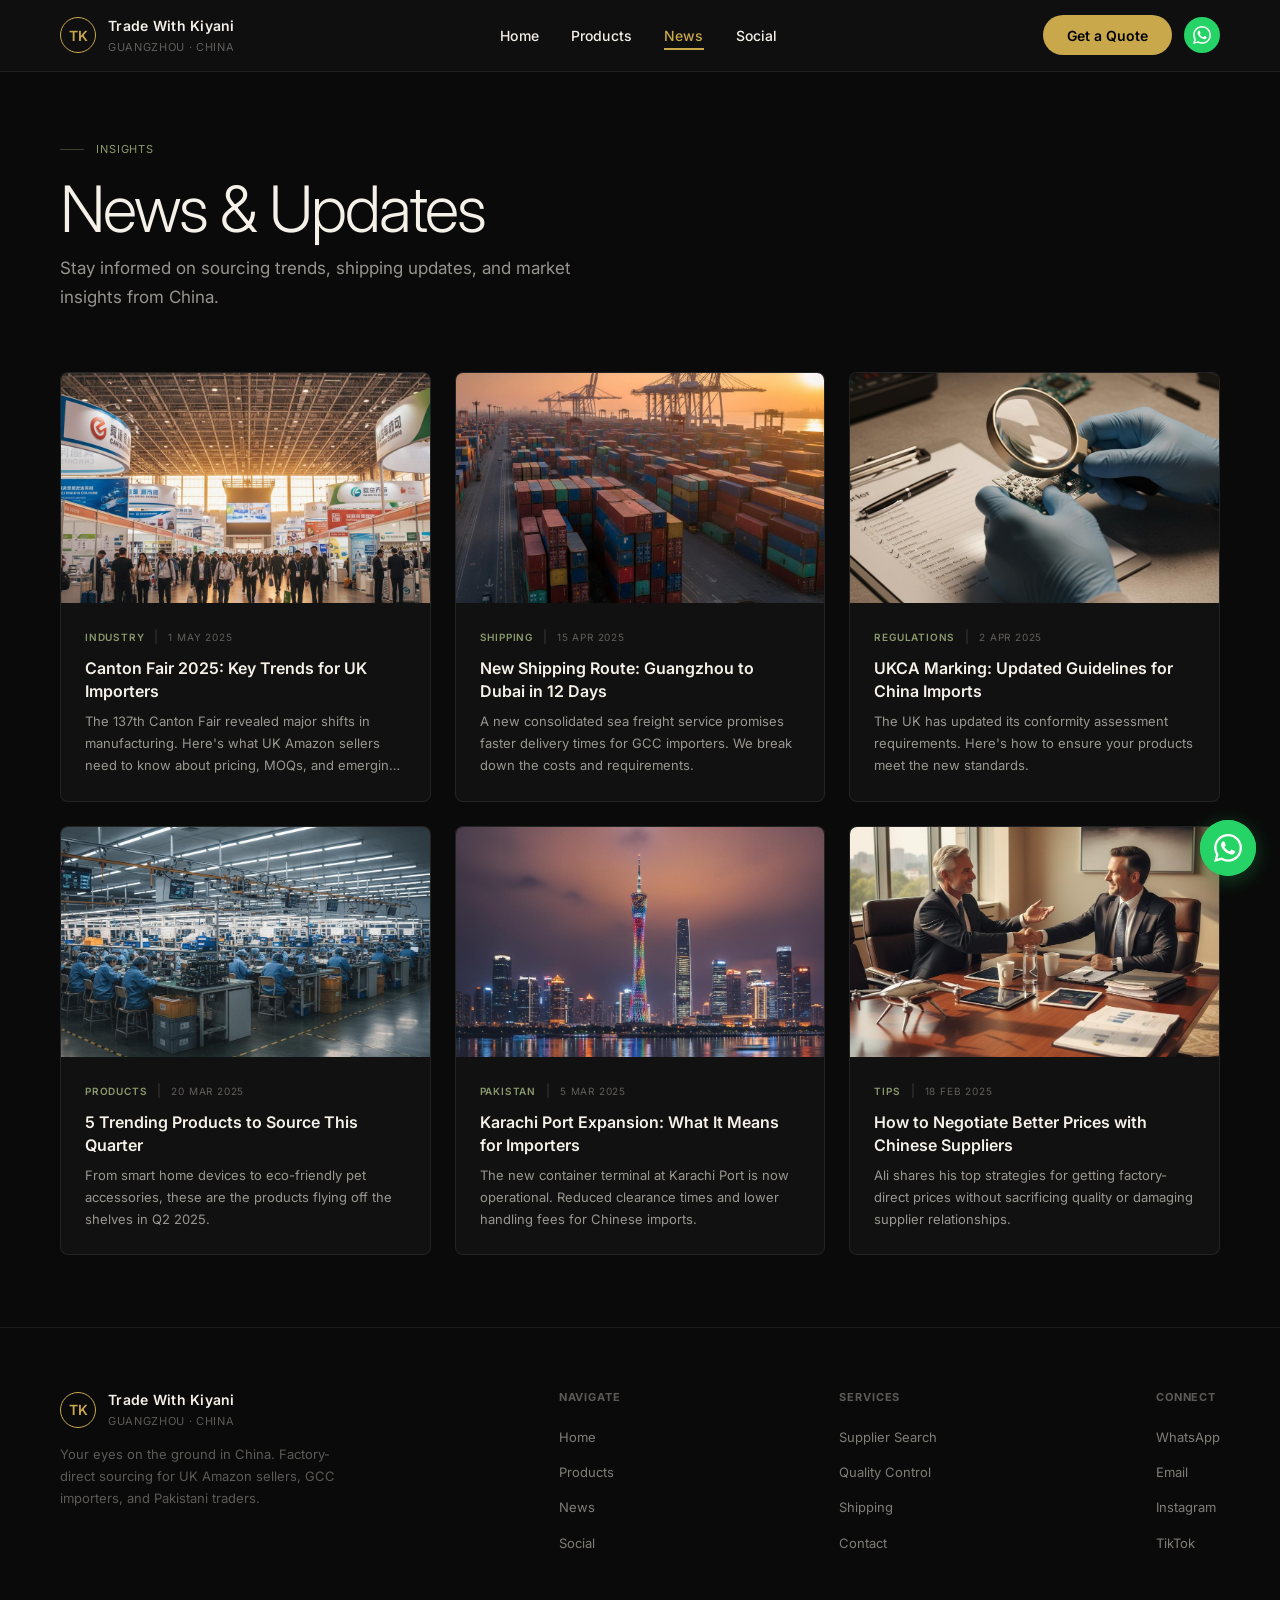
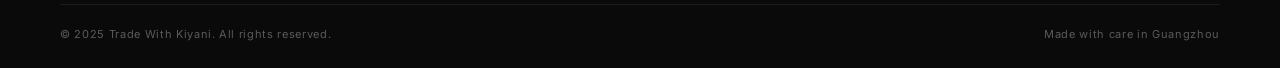
<file: news.html>
<!DOCTYPE html>
<html lang="en">
<head>
  <meta charset="UTF-8" />
  <meta name="viewport" content="width=device-width, initial-scale=1.0" />
  <title>News | Trade With Kiyani — Sourcing Insights & Updates</title>
  <meta name="description" content="Stay informed on sourcing trends, shipping updates, and market insights from China for UK, GCC, and Pakistan importers." />
  <link rel="preconnect" href="https://fonts.googleapis.com" />
  <link rel="stylesheet" href="https://fonts.googleapis.com/css2?family=Inter:wght@300;400;500;600;700&display=swap" />
  <link rel="stylesheet" href="css/style.css" />
</head>
<body>

<!-- ==================== NAVIGATION ==================== -->
<nav class="navbar scrolled" id="navbar">
  <div class="nav-container">
    <a href="index.html" class="nav-logo">
      <div class="logo-icon">TK</div>
      <div><div class="logo-text">Trade With Kiyani</div><div class="logo-sub">Guangzhou &middot; China</div></div>
    </a>
    <ul class="nav-links">
      <li><a href="index.html">Home</a></li>
      <li><a href="products.html">Products</a></li>
      <li><a href="news.html" class="active">News</a></li>
      <li><a href="social.html">Social</a></li>
    </ul>
    <div style="display:flex;align-items:center;gap:12px;" class="nav-cta-group">
      <a href="index.html#contact" class="nav-cta">Get a Quote</a>
      <a href="https://wa.me/447775412819" target="_blank" class="nav-whatsapp" aria-label="WhatsApp">
        <svg width="18" height="18" viewBox="0 0 24 24" fill="white"><path d="M17.472 14.382c-.297-.149-1.758-.867-2.03-.967-.273-.099-.471-.148-.67.15-.197.297-.767.966-.94 1.164-.173.199-.347.223-.644.075-.297-.15-1.255-.463-2.39-1.475-.883-.788-1.48-1.761-1.653-2.059-.173-.297-.018-.458.13-.606.134-.133.298-.347.446-.52.149-.174.198-.298.298-.497.099-.198.05-.371-.025-.52-.075-.149-.669-1.612-.916-2.207-.242-.579-.487-.5-.669-.51-.173-.008-.371-.01-.57-.01-.198 0-.52.074-.792.372-.272.297-1.04 1.016-1.04 2.479 0 1.462 1.065 2.875 1.213 3.074.149.198 2.096 3.2 5.077 4.487.709.306 1.262.489 1.694.625.712.227 1.36.195 1.871.118.571-.085 1.758-.719 2.006-1.413.248-.694.248-1.289.173-1.413-.074-.124-.272-.198-.57-.347m-5.421 7.403h-.004a9.87 9.87 0 01-5.031-1.378l-.361-.214-3.741.982.998-3.648-.235-.374a9.86 9.86 0 01-1.51-5.26c.001-5.45 4.436-9.884 9.888-9.884 2.64 0 5.122 1.03 6.988 2.898a9.825 9.825 0 012.893 6.994c-.003 5.45-4.437 9.884-9.885 9.884m8.413-18.297A11.815 11.815 0 0012.05 0C5.495 0 .16 5.335.157 11.892c0 2.096.547 4.142 1.588 5.945L.057 24l6.305-1.654a11.882 11.882 0 005.683 1.448h.005c6.554 0 11.89-5.335 11.893-11.893a11.821 11.821 0 00-3.48-8.413z"/></svg>
      </a>
    </div>
    <button class="hamburger" id="hamburger" onclick="toggleMenu()" aria-label="Menu"><span></span><span></span><span></span></button>
  </div>
</nav>

<div class="mobile-menu" id="mobileMenu">
  <button class="mobile-close" onclick="toggleMenu()">&times;</button>
  <a href="index.html" onclick="toggleMenu()">Home</a>
  <a href="products.html" onclick="toggleMenu()">Products</a>
  <a href="news.html" onclick="toggleMenu()">News</a>
  <a href="social.html" onclick="toggleMenu()">Social</a>
</div>

<!-- ==================== PAGE HEADER ==================== -->
<section class="page-header">
  <div class="container">
    <div class="section-label">
      <span class="section-label-line"></span>
      <span class="section-label-text">Insights</span>
    </div>
    <h1>News &amp; Updates</h1>
    <p>Stay informed on sourcing trends, shipping updates, and market insights from China.</p>
  </div>
</section>

<!-- ==================== NEWS GRID ==================== -->
<section class="section" style="padding-top:0;">
  <div class="container">
    <div class="news-grid">

      <article class="news-card fade-in fade-in-delay-1">
        <div class="news-image"><img src="images/carousel-canton-fair.jpg" alt="Canton Fair 2025" loading="lazy"></div>
        <div class="news-body">
          <div class="news-meta">
            <span class="news-category">Industry</span>
            <span class="news-divider">|</span>
            <span class="news-date">1 May 2025</span>
          </div>
          <h3 class="news-title">Canton Fair 2025: Key Trends for UK Importers</h3>
          <p class="news-excerpt">The 137th Canton Fair revealed major shifts in manufacturing. Here's what UK Amazon sellers need to know about pricing, MOQs, and emerging product categories.</p>
        </div>
      </article>

      <article class="news-card fade-in fade-in-delay-2">
        <div class="news-image"><img src="images/carousel-shipping-containers.jpg" alt="New Shipping Route" loading="lazy"></div>
        <div class="news-body">
          <div class="news-meta">
            <span class="news-category">Shipping</span>
            <span class="news-divider">|</span>
            <span class="news-date">15 Apr 2025</span>
          </div>
          <h3 class="news-title">New Shipping Route: Guangzhou to Dubai in 12 Days</h3>
          <p class="news-excerpt">A new consolidated sea freight service promises faster delivery times for GCC importers. We break down the costs and requirements.</p>
        </div>
      </article>

      <article class="news-card fade-in fade-in-delay-3">
        <div class="news-image"><img src="images/carousel-product-inspection.jpg" alt="UKCA Marking" loading="lazy"></div>
        <div class="news-body">
          <div class="news-meta">
            <span class="news-category">Regulations</span>
            <span class="news-divider">|</span>
            <span class="news-date">2 Apr 2025</span>
          </div>
          <h3 class="news-title">UKCA Marking: Updated Guidelines for China Imports</h3>
          <p class="news-excerpt">The UK has updated its conformity assessment requirements. Here's how to ensure your products meet the new standards.</p>
        </div>
      </article>

      <article class="news-card fade-in fade-in-delay-1">
        <div class="news-image"><img src="images/carousel-factory-floor.jpg" alt="Trending Products" loading="lazy"></div>
        <div class="news-body">
          <div class="news-meta">
            <span class="news-category">Products</span>
            <span class="news-divider">|</span>
            <span class="news-date">20 Mar 2025</span>
          </div>
          <h3 class="news-title">5 Trending Products to Source This Quarter</h3>
          <p class="news-excerpt">From smart home devices to eco-friendly pet accessories, these are the products flying off the shelves in Q2 2025.</p>
        </div>
      </article>

      <article class="news-card fade-in fade-in-delay-2">
        <div class="news-image"><img src="images/carousel-guangzhou-skyline.jpg" alt="Karachi Port" loading="lazy"></div>
        <div class="news-body">
          <div class="news-meta">
            <span class="news-category">Pakistan</span>
            <span class="news-divider">|</span>
            <span class="news-date">5 Mar 2025</span>
          </div>
          <h3 class="news-title">Karachi Port Expansion: What It Means for Importers</h3>
          <p class="news-excerpt">The new container terminal at Karachi Port is now operational. Reduced clearance times and lower handling fees for Chinese imports.</p>
        </div>
      </article>

      <article class="news-card fade-in fade-in-delay-3">
        <div class="news-image"><img src="images/carousel-negotiation.jpg" alt="Negotiation Tips" loading="lazy"></div>
        <div class="news-body">
          <div class="news-meta">
            <span class="news-category">Tips</span>
            <span class="news-divider">|</span>
            <span class="news-date">18 Feb 2025</span>
          </div>
          <h3 class="news-title">How to Negotiate Better Prices with Chinese Suppliers</h3>
          <p class="news-excerpt">Ali shares his top strategies for getting factory-direct prices without sacrificing quality or damaging supplier relationships.</p>
        </div>
      </article>

    </div>
  </div>
</section>

<!-- ==================== FOOTER ==================== -->
<footer class="footer">
  <div class="container">
    <div class="footer-grid">
      <div class="footer-brand">
        <a href="index.html" class="nav-logo" style="margin-bottom:12px;">
          <div class="logo-icon">TK</div>
          <div><div class="logo-text">Trade With Kiyani</div><div class="logo-sub">Guangzhou &middot; China</div></div>
        </a>
        <p>Your eyes on the ground in China. Factory-direct sourcing for UK Amazon sellers, GCC importers, and Pakistani traders.</p>
      </div>
      <div class="footer-col"><h4>Navigate</h4><ul><li><a href="index.html">Home</a></li><li><a href="products.html">Products</a></li><li><a href="news.html">News</a></li><li><a href="social.html">Social</a></li></ul></div>
      <div class="footer-col"><h4>Services</h4><ul><li><span>Supplier Search</span></li><li><span>Quality Control</span></li><li><span>Shipping</span></li><li><a href="index.html#contact">Contact</a></li></ul></div>
      <div class="footer-col"><h4>Connect</h4><ul><li><a href="https://wa.me/447775412819" target="_blank">WhatsApp</a></li><li><a href="mailto:ali@tradewithkiyani.com">Email</a></li><li><a href="https://instagram.com/tradewithkiyani" target="_blank">Instagram</a></li><li><a href="https://tiktok.com/@tradewithkiyani" target="_blank">TikTok</a></li></ul></div>
    </div>
    <div class="footer-bottom"><p>&copy; 2025 Trade With Kiyani. All rights reserved.</p><p>Made with care in Guangzhou</p></div>
  </div>
</footer>

<div class="whatsapp-float">
  <a href="https://wa.me/447775412819" target="_blank" aria-label="Chat on WhatsApp">
    <svg width="28" height="28" viewBox="0 0 24 24" fill="white"><path d="M17.472 14.382c-.297-.149-1.758-.867-2.03-.967-.273-.099-.471-.148-.67.15-.197.297-.767.966-.94 1.164-.173.199-.347.223-.644.075-.297-.15-1.255-.463-2.39-1.475-.883-.788-1.48-1.761-1.653-2.059-.173-.297-.018-.458.13-.606.134-.133.298-.347.446-.52.149-.174.198-.298.298-.497.099-.198.05-.371-.025-.52-.075-.149-.669-1.612-.916-2.207-.242-.579-.487-.5-.669-.51-.173-.008-.371-.01-.57-.01-.198 0-.52.074-.792.372-.272.297-1.04 1.016-1.04 2.479 0 1.462 1.065 2.875 1.213 3.074.149.198 2.096 3.2 5.077 4.487.709.306 1.262.489 1.694.625.712.227 1.36.195 1.871.118.571-.085 1.758-.719 2.006-1.413.248-.694.248-1.289.173-1.413-.074-.124-.272-.198-.57-.347m-5.421 7.403h-.004a9.87 9.87 0 01-5.031-1.378l-.361-.214-3.741.982.998-3.648-.235-.374a9.86 9.86 0 01-1.51-5.26c.001-5.45 4.436-9.884 9.888-9.884 2.64 0 5.122 1.03 6.988 2.898a9.825 9.825 0 012.893 6.994c-.003 5.45-4.437 9.884-9.885 9.884m8.413-18.297A11.815 11.815 0 0012.05 0C5.495 0 .16 5.335.157 11.892c0 2.096.547 4.142 1.588 5.945L.057 24l6.305-1.654a11.882 11.882 0 005.683 1.448h.005c6.554 0 11.89-5.335 11.893-11.893a11.821 11.821 0 00-3.48-8.413z"/></svg>
  </a>
</div>

<script>
function toggleMenu() {
  document.getElementById('hamburger').classList.toggle('open');
  document.getElementById('mobileMenu').classList.toggle('open');
}
// Scroll animations
const observer = new IntersectionObserver((entries) => {
  entries.forEach(entry => { if (entry.isIntersecting) entry.target.classList.add('visible'); });
}, { threshold: 0.1 });
document.querySelectorAll('.fade-in').forEach(el => observer.observe(el));
</script>
</body>
</html>
</file>
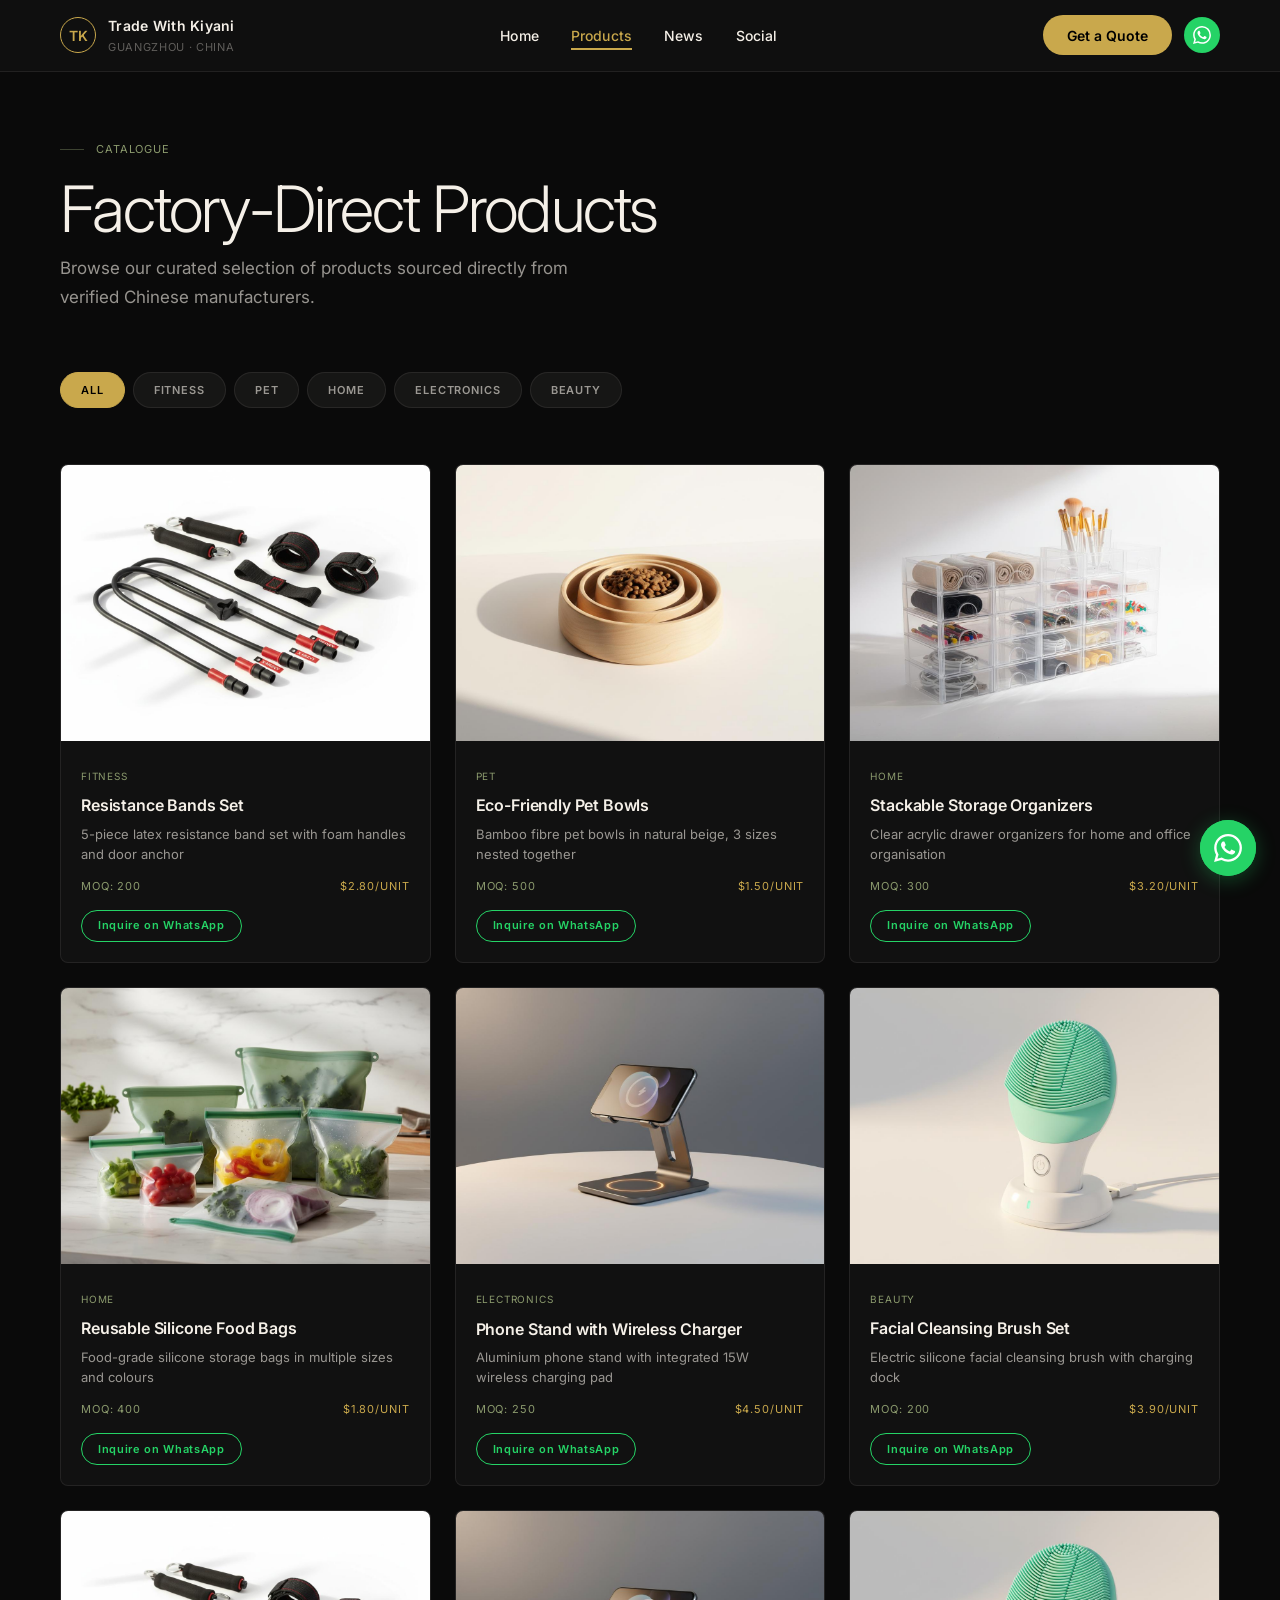
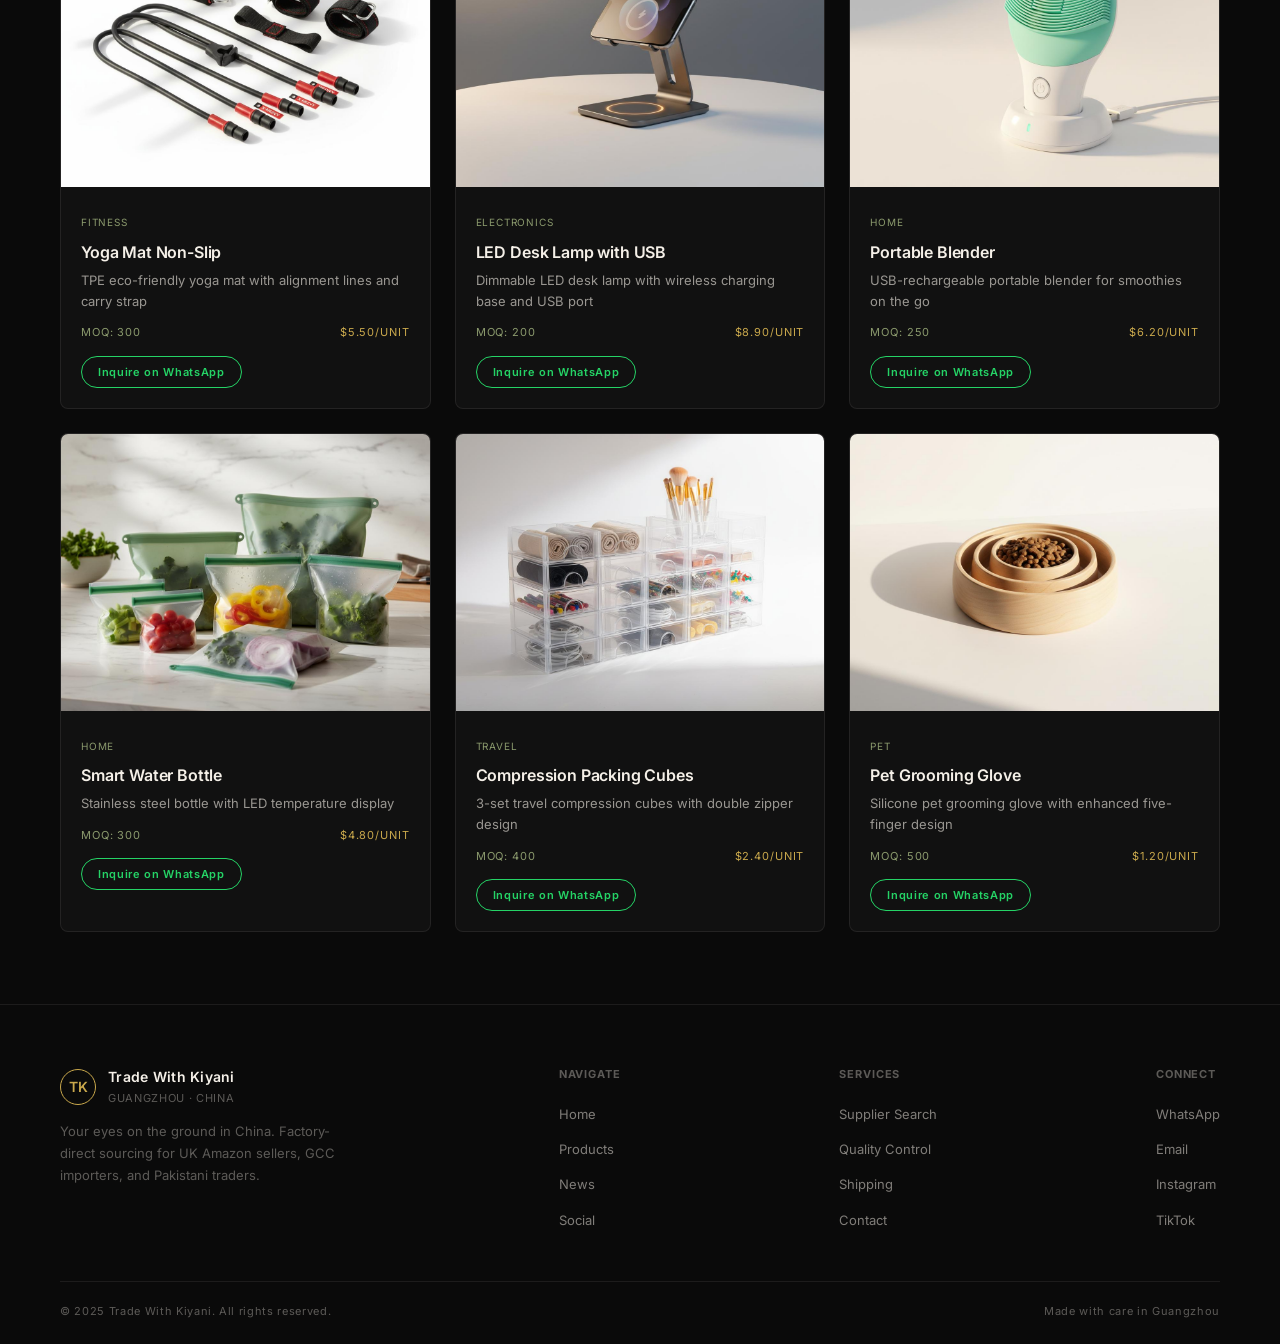
<file: products.html>
<!DOCTYPE html>
<html lang="en">
<head>
  <meta charset="UTF-8" />
  <meta name="viewport" content="width=device-width, initial-scale=1.0" />
  <title>Products | Trade With Kiyani — Factory-Direct from China</title>
  <meta name="description" content="Browse factory-direct products from China. Resistance bands, pet bowls, storage organizers, and more. Low MOQ, competitive pricing." />
  <link rel="preconnect" href="https://fonts.googleapis.com" />
  <link rel="stylesheet" href="https://fonts.googleapis.com/css2?family=Inter:wght@300;400;500;600;700&display=swap" />
  <link rel="stylesheet" href="css/style.css" />
</head>
<body>

<!-- ==================== NAVIGATION (same as home) ==================== -->
<nav class="navbar scrolled" id="navbar">
  <div class="nav-container">
    <a href="index.html" class="nav-logo">
      <div class="logo-icon">TK</div>
      <div><div class="logo-text">Trade With Kiyani</div><div class="logo-sub">Guangzhou &middot; China</div></div>
    </a>
    <ul class="nav-links">
      <li><a href="index.html">Home</a></li>
      <li><a href="products.html" class="active">Products</a></li>
      <li><a href="news.html">News</a></li>
      <li><a href="social.html">Social</a></li>
    </ul>
    <div style="display:flex;align-items:center;gap:12px;" class="nav-cta-group">
      <a href="index.html#contact" class="nav-cta">Get a Quote</a>
      <a href="https://wa.me/447775412819" target="_blank" class="nav-whatsapp" aria-label="WhatsApp">
        <svg width="18" height="18" viewBox="0 0 24 24" fill="white"><path d="M17.472 14.382c-.297-.149-1.758-.867-2.03-.967-.273-.099-.471-.148-.67.15-.197.297-.767.966-.94 1.164-.173.199-.347.223-.644.075-.297-.15-1.255-.463-2.39-1.475-.883-.788-1.48-1.761-1.653-2.059-.173-.297-.018-.458.13-.606.134-.133.298-.347.446-.52.149-.174.198-.298.298-.497.099-.198.05-.371-.025-.52-.075-.149-.669-1.612-.916-2.207-.242-.579-.487-.5-.669-.51-.173-.008-.371-.01-.57-.01-.198 0-.52.074-.792.372-.272.297-1.04 1.016-1.04 2.479 0 1.462 1.065 2.875 1.213 3.074.149.198 2.096 3.2 5.077 4.487.709.306 1.262.489 1.694.625.712.227 1.36.195 1.871.118.571-.085 1.758-.719 2.006-1.413.248-.694.248-1.289.173-1.413-.074-.124-.272-.198-.57-.347m-5.421 7.403h-.004a9.87 9.87 0 01-5.031-1.378l-.361-.214-3.741.982.998-3.648-.235-.374a9.86 9.86 0 01-1.51-5.26c.001-5.45 4.436-9.884 9.888-9.884 2.64 0 5.122 1.03 6.988 2.898a9.825 9.825 0 012.893 6.994c-.003 5.45-4.437 9.884-9.885 9.884m8.413-18.297A11.815 11.815 0 0012.05 0C5.495 0 .16 5.335.157 11.892c0 2.096.547 4.142 1.588 5.945L.057 24l6.305-1.654a11.882 11.882 0 005.683 1.448h.005c6.554 0 11.89-5.335 11.893-11.893a11.821 11.821 0 00-3.48-8.413z"/></svg>
      </a>
    </div>
    <button class="hamburger" id="hamburger" onclick="toggleMenu()" aria-label="Menu"><span></span><span></span><span></span></button>
  </div>
</nav>

<div class="mobile-menu" id="mobileMenu">
  <button class="mobile-close" onclick="toggleMenu()">&times;</button>
  <a href="index.html" onclick="toggleMenu()">Home</a>
  <a href="products.html" onclick="toggleMenu()">Products</a>
  <a href="news.html" onclick="toggleMenu()">News</a>
  <a href="social.html" onclick="toggleMenu()">Social</a>
</div>

<!-- ==================== PAGE HEADER ==================== -->
<section class="page-header">
  <div class="container">
    <div class="section-label">
      <span class="section-label-line"></span>
      <span class="section-label-text">Catalogue</span>
    </div>
    <h1>Factory-Direct Products</h1>
    <p>Browse our curated selection of products sourced directly from verified Chinese manufacturers.</p>
  </div>
</section>

<!-- ==================== FILTER TABS ==================== -->
<section style="padding-bottom:0;">
  <div class="container">
    <div class="filter-tabs">
      <button class="filter-tab active" onclick="filterProducts('all', this)">All</button>
      <button class="filter-tab" onclick="filterProducts('fitness', this)">Fitness</button>
      <button class="filter-tab" onclick="filterProducts('pet', this)">Pet</button>
      <button class="filter-tab" onclick="filterProducts('home', this)">Home</button>
      <button class="filter-tab" onclick="filterProducts('electronics', this)">Electronics</button>
      <button class="filter-tab" onclick="filterProducts('beauty', this)">Beauty</button>
    </div>
  </div>
</section>

<!-- ==================== PRODUCTS GRID ==================== -->
<section class="section" style="padding-top:24px;">
  <div class="container">
    <div class="products-grid" id="productsGrid">

      <!-- Row 1 -->
      <div class="product-card" data-category="fitness">
        <div class="product-image"><img src="images/products-resistance-bands.jpg" alt="Resistance Bands Set" loading="lazy"></div>
        <div class="product-body">
          <span style="font-size:10px; letter-spacing:0.08em; text-transform:uppercase; color:var(--sage);">Fitness</span>
          <h3 class="product-name" style="margin-top:4px;">Resistance Bands Set</h3>
          <p class="product-desc">5-piece latex resistance band set with foam handles and door anchor</p>
          <div class="product-specs"><span>MOQ: 200</span><span style="color:var(--gold);">$2.80/unit</span></div>
          <a href="https://wa.me/447775412819?text=Hi%20Ali,%20I'm%20interested%20in%20Resistance%20Bands%20Set" target="_blank" class="btn-whatsapp-sm">Inquire on WhatsApp</a>
        </div>
      </div>

      <div class="product-card" data-category="pet">
        <div class="product-image"><img src="images/products-pet-bowls.jpg" alt="Eco-Friendly Pet Bowls" loading="lazy"></div>
        <div class="product-body">
          <span style="font-size:10px; letter-spacing:0.08em; text-transform:uppercase; color:var(--sage);">Pet</span>
          <h3 class="product-name" style="margin-top:4px;">Eco-Friendly Pet Bowls</h3>
          <p class="product-desc">Bamboo fibre pet bowls in natural beige, 3 sizes nested together</p>
          <div class="product-specs"><span>MOQ: 500</span><span style="color:var(--gold);">$1.50/unit</span></div>
          <a href="https://wa.me/447775412819?text=Hi%20Ali,%20I'm%20interested%20in%20Eco-Friendly%20Pet%20Bowls" target="_blank" class="btn-whatsapp-sm">Inquire on WhatsApp</a>
        </div>
      </div>

      <div class="product-card" data-category="home">
        <div class="product-image"><img src="images/products-storage-organizers.jpg" alt="Stackable Storage Organizers" loading="lazy"></div>
        <div class="product-body">
          <span style="font-size:10px; letter-spacing:0.08em; text-transform:uppercase; color:var(--sage);">Home</span>
          <h3 class="product-name" style="margin-top:4px;">Stackable Storage Organizers</h3>
          <p class="product-desc">Clear acrylic drawer organizers for home and office organisation</p>
          <div class="product-specs"><span>MOQ: 300</span><span style="color:var(--gold);">$3.20/unit</span></div>
          <a href="https://wa.me/447775412819?text=Hi%20Ali,%20I'm%20interested%20in%20Stackable%20Storage%20Organizers" target="_blank" class="btn-whatsapp-sm">Inquire on WhatsApp</a>
        </div>
      </div>

      <!-- Row 2 -->
      <div class="product-card" data-category="home">
        <div class="product-image"><img src="images/products-silicone-bags.jpg" alt="Reusable Silicone Food Bags" loading="lazy"></div>
        <div class="product-body">
          <span style="font-size:10px; letter-spacing:0.08em; text-transform:uppercase; color:var(--sage);">Home</span>
          <h3 class="product-name" style="margin-top:4px;">Reusable Silicone Food Bags</h3>
          <p class="product-desc">Food-grade silicone storage bags in multiple sizes and colours</p>
          <div class="product-specs"><span>MOQ: 400</span><span style="color:var(--gold);">$1.80/unit</span></div>
          <a href="https://wa.me/447775412819?text=Hi%20Ali,%20I'm%20interested%20in%20Reusable%20Silicone%20Food%20Bags" target="_blank" class="btn-whatsapp-sm">Inquire on WhatsApp</a>
        </div>
      </div>

      <div class="product-card" data-category="electronics">
        <div class="product-image"><img src="images/products-phone-stand.jpg" alt="Phone Stand with Wireless Charger" loading="lazy"></div>
        <div class="product-body">
          <span style="font-size:10px; letter-spacing:0.08em; text-transform:uppercase; color:var(--sage);">Electronics</span>
          <h3 class="product-name" style="margin-top:4px;">Phone Stand with Wireless Charger</h3>
          <p class="product-desc">Aluminium phone stand with integrated 15W wireless charging pad</p>
          <div class="product-specs"><span>MOQ: 250</span><span style="color:var(--gold);">$4.50/unit</span></div>
          <a href="https://wa.me/447775412819?text=Hi%20Ali,%20I'm%20interested%20in%20Phone%20Stand%20with%20Wireless%20Charger" target="_blank" class="btn-whatsapp-sm">Inquire on WhatsApp</a>
        </div>
      </div>

      <div class="product-card" data-category="beauty">
        <div class="product-image"><img src="images/products-cleansing-brush.jpg" alt="Facial Cleansing Brush Set" loading="lazy"></div>
        <div class="product-body">
          <span style="font-size:10px; letter-spacing:0.08em; text-transform:uppercase; color:var(--sage);">Beauty</span>
          <h3 class="product-name" style="margin-top:4px;">Facial Cleansing Brush Set</h3>
          <p class="product-desc">Electric silicone facial cleansing brush with charging dock</p>
          <div class="product-specs"><span>MOQ: 200</span><span style="color:var(--gold);">$3.90/unit</span></div>
          <a href="https://wa.me/447775412819?text=Hi%20Ali,%20I'm%20interested%20in%20Facial%20Cleansing%20Brush%20Set" target="_blank" class="btn-whatsapp-sm">Inquire on WhatsApp</a>
        </div>
      </div>

      <!-- Row 3 -->
      <div class="product-card" data-category="fitness">
        <div class="product-image"><img src="images/products-resistance-bands.jpg" alt="Yoga Mat" loading="lazy"></div>
        <div class="product-body">
          <span style="font-size:10px; letter-spacing:0.08em; text-transform:uppercase; color:var(--sage);">Fitness</span>
          <h3 class="product-name" style="margin-top:4px;">Yoga Mat Non-Slip</h3>
          <p class="product-desc">TPE eco-friendly yoga mat with alignment lines and carry strap</p>
          <div class="product-specs"><span>MOQ: 300</span><span style="color:var(--gold);">$5.50/unit</span></div>
          <a href="https://wa.me/447775412819?text=Hi%20Ali,%20I'm%20interested%20in%20Yoga%20Mat" target="_blank" class="btn-whatsapp-sm">Inquire on WhatsApp</a>
        </div>
      </div>

      <div class="product-card" data-category="electronics">
        <div class="product-image"><img src="images/products-phone-stand.jpg" alt="LED Desk Lamp" loading="lazy"></div>
        <div class="product-body">
          <span style="font-size:10px; letter-spacing:0.08em; text-transform:uppercase; color:var(--sage);">Electronics</span>
          <h3 class="product-name" style="margin-top:4px;">LED Desk Lamp with USB</h3>
          <p class="product-desc">Dimmable LED desk lamp with wireless charging base and USB port</p>
          <div class="product-specs"><span>MOQ: 200</span><span style="color:var(--gold);">$8.90/unit</span></div>
          <a href="https://wa.me/447775412819?text=Hi%20Ali,%20I'm%20interested%20in%20LED%20Desk%20Lamp" target="_blank" class="btn-whatsapp-sm">Inquire on WhatsApp</a>
        </div>
      </div>

      <div class="product-card" data-category="home">
        <div class="product-image"><img src="images/products-cleansing-brush.jpg" alt="Portable Blender" loading="lazy"></div>
        <div class="product-body">
          <span style="font-size:10px; letter-spacing:0.08em; text-transform:uppercase; color:var(--sage);">Home</span>
          <h3 class="product-name" style="margin-top:4px;">Portable Blender</h3>
          <p class="product-desc">USB-rechargeable portable blender for smoothies on the go</p>
          <div class="product-specs"><span>MOQ: 250</span><span style="color:var(--gold);">$6.20/unit</span></div>
          <a href="https://wa.me/447775412819?text=Hi%20Ali,%20I'm%20interested%20in%20Portable%20Blender" target="_blank" class="btn-whatsapp-sm">Inquire on WhatsApp</a>
        </div>
      </div>

      <!-- Row 4 -->
      <div class="product-card" data-category="home">
        <div class="product-image"><img src="images/products-silicone-bags.jpg" alt="Smart Water Bottle" loading="lazy"></div>
        <div class="product-body">
          <span style="font-size:10px; letter-spacing:0.08em; text-transform:uppercase; color:var(--sage);">Home</span>
          <h3 class="product-name" style="margin-top:4px;">Smart Water Bottle</h3>
          <p class="product-desc">Stainless steel bottle with LED temperature display</p>
          <div class="product-specs"><span>MOQ: 300</span><span style="color:var(--gold);">$4.80/unit</span></div>
          <a href="https://wa.me/447775412819?text=Hi%20Ali,%20I'm%20interested%20in%20Smart%20Water%20Bottle" target="_blank" class="btn-whatsapp-sm">Inquire on WhatsApp</a>
        </div>
      </div>

      <div class="product-card" data-category="home">
        <div class="product-image"><img src="images/products-storage-organizers.jpg" alt="Compression Packing Cubes" loading="lazy"></div>
        <div class="product-body">
          <span style="font-size:10px; letter-spacing:0.08em; text-transform:uppercase; color:var(--sage);">Travel</span>
          <h3 class="product-name" style="margin-top:4px;">Compression Packing Cubes</h3>
          <p class="product-desc">3-set travel compression cubes with double zipper design</p>
          <div class="product-specs"><span>MOQ: 400</span><span style="color:var(--gold);">$2.40/unit</span></div>
          <a href="https://wa.me/447775412819?text=Hi%20Ali,%20I'm%20interested%20in%20Compression%20Packing%20Cubes" target="_blank" class="btn-whatsapp-sm">Inquire on WhatsApp</a>
        </div>
      </div>

      <div class="product-card" data-category="pet">
        <div class="product-image"><img src="images/products-pet-bowls.jpg" alt="Pet Grooming Glove" loading="lazy"></div>
        <div class="product-body">
          <span style="font-size:10px; letter-spacing:0.08em; text-transform:uppercase; color:var(--sage);">Pet</span>
          <h3 class="product-name" style="margin-top:4px;">Pet Grooming Glove</h3>
          <p class="product-desc">Silicone pet grooming glove with enhanced five-finger design</p>
          <div class="product-specs"><span>MOQ: 500</span><span style="color:var(--gold);">$1.20/unit</span></div>
          <a href="https://wa.me/447775412819?text=Hi%20Ali,%20I'm%20interested%20in%20Pet%20Grooming%20Glove" target="_blank" class="btn-whatsapp-sm">Inquire on WhatsApp</a>
        </div>
      </div>

    </div>
  </div>
</section>

<!-- ==================== FOOTER ==================== -->
<footer class="footer">
  <div class="container">
    <div class="footer-grid">
      <div class="footer-brand">
        <a href="index.html" class="nav-logo" style="margin-bottom:12px;">
          <div class="logo-icon">TK</div>
          <div><div class="logo-text">Trade With Kiyani</div><div class="logo-sub">Guangzhou &middot; China</div></div>
        </a>
        <p>Your eyes on the ground in China. Factory-direct sourcing for UK Amazon sellers, GCC importers, and Pakistani traders.</p>
      </div>
      <div class="footer-col"><h4>Navigate</h4><ul><li><a href="index.html">Home</a></li><li><a href="products.html">Products</a></li><li><a href="news.html">News</a></li><li><a href="social.html">Social</a></li></ul></div>
      <div class="footer-col"><h4>Services</h4><ul><li><span>Supplier Search</span></li><li><span>Quality Control</span></li><li><span>Shipping</span></li><li><a href="index.html#contact">Contact</a></li></ul></div>
      <div class="footer-col"><h4>Connect</h4><ul><li><a href="https://wa.me/447775412819" target="_blank">WhatsApp</a></li><li><a href="mailto:ali@tradewithkiyani.com">Email</a></li><li><a href="https://instagram.com/tradewithkiyani" target="_blank">Instagram</a></li><li><a href="https://tiktok.com/@tradewithkiyani" target="_blank">TikTok</a></li></ul></div>
    </div>
    <div class="footer-bottom"><p>&copy; 2025 Trade With Kiyani. All rights reserved.</p><p>Made with care in Guangzhou</p></div>
  </div>
</footer>

<div class="whatsapp-float">
  <a href="https://wa.me/447775412819" target="_blank" aria-label="Chat on WhatsApp">
    <svg width="28" height="28" viewBox="0 0 24 24" fill="white"><path d="M17.472 14.382c-.297-.149-1.758-.867-2.03-.967-.273-.099-.471-.148-.67.15-.197.297-.767.966-.94 1.164-.173.199-.347.223-.644.075-.297-.15-1.255-.463-2.39-1.475-.883-.788-1.48-1.761-1.653-2.059-.173-.297-.018-.458.13-.606.134-.133.298-.347.446-.52.149-.174.198-.298.298-.497.099-.198.05-.371-.025-.52-.075-.149-.669-1.612-.916-2.207-.242-.579-.487-.5-.669-.51-.173-.008-.371-.01-.57-.01-.198 0-.52.074-.792.372-.272.297-1.04 1.016-1.04 2.479 0 1.462 1.065 2.875 1.213 3.074.149.198 2.096 3.2 5.077 4.487.709.306 1.262.489 1.694.625.712.227 1.36.195 1.871.118.571-.085 1.758-.719 2.006-1.413.248-.694.248-1.289.173-1.413-.074-.124-.272-.198-.57-.347m-5.421 7.403h-.004a9.87 9.87 0 01-5.031-1.378l-.361-.214-3.741.982.998-3.648-.235-.374a9.86 9.86 0 01-1.51-5.26c.001-5.45 4.436-9.884 9.888-9.884 2.64 0 5.122 1.03 6.988 2.898a9.825 9.825 0 012.893 6.994c-.003 5.45-4.437 9.884-9.885 9.884m8.413-18.297A11.815 11.815 0 0012.05 0C5.495 0 .16 5.335.157 11.892c0 2.096.547 4.142 1.588 5.945L.057 24l6.305-1.654a11.882 11.882 0 005.683 1.448h.005c6.554 0 11.89-5.335 11.893-11.893a11.821 11.821 0 00-3.48-8.413z"/></svg>
  </a>
</div>

<script>
function toggleMenu() {
  document.getElementById('hamburger').classList.toggle('open');
  document.getElementById('mobileMenu').classList.toggle('open');
}
function filterProducts(cat, btn) {
  document.querySelectorAll('.filter-tab').forEach(t => t.classList.remove('active'));
  btn.classList.add('active');
  document.querySelectorAll('.product-card').forEach(card => {
    card.style.display = (cat === 'all' || card.dataset.category === cat) ? '' : 'none';
  });
}
</script>
</body>
</html>
</file>
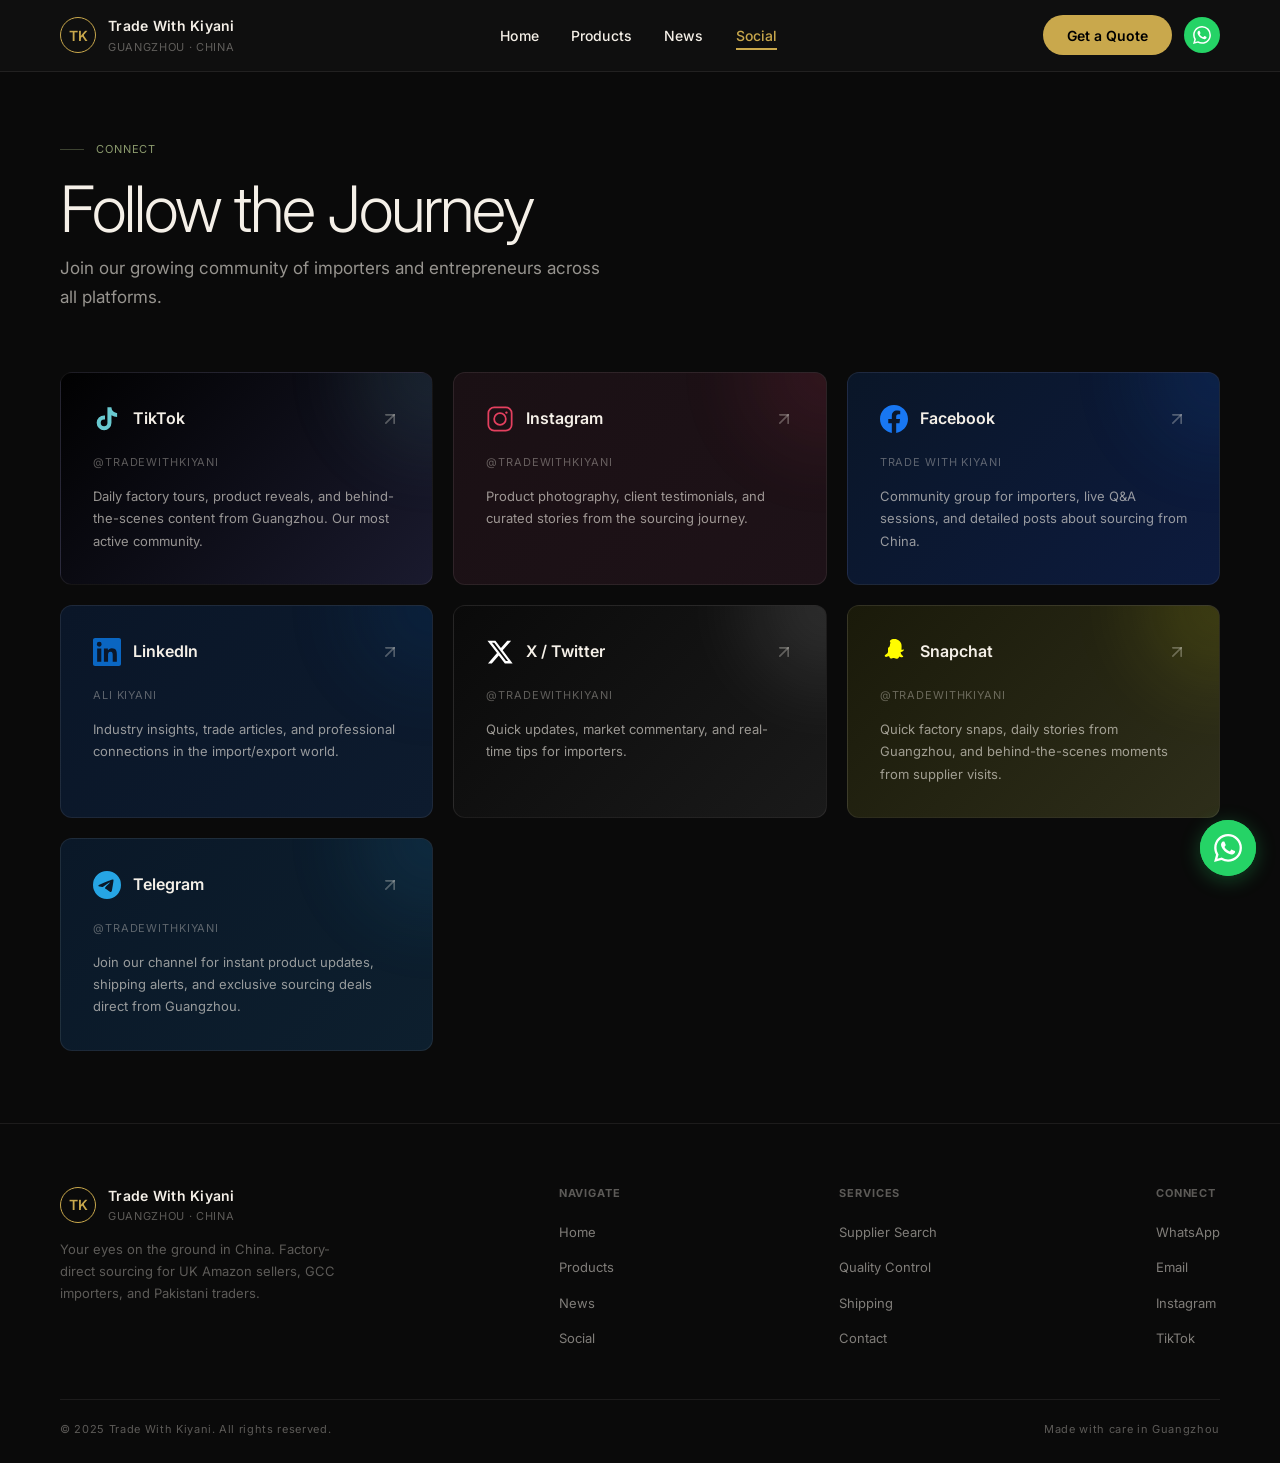
<file: social-platforms.html>
<!DOCTYPE html>
<html lang="en">
<head>
  <meta charset="UTF-8" />
  <meta name="viewport" content="width=device-width, initial-scale=1.0" />
  <title>Social | Trade With Kiyani — Follow Our Journey</title>
  <meta name="description" content="Follow Trade With Kiyani on TikTok, Instagram, Facebook, LinkedIn, X, Snapchat, and Telegram. Daily factory tours and sourcing tips." />
  <link rel="preconnect" href="https://fonts.googleapis.com" />
  <link rel="stylesheet" href="https://fonts.googleapis.com/css2?family=Inter:wght@300;400;500;600;700&display=swap" />
  <link rel="stylesheet" href="css/style.css" />
</head>
<body>

<!-- ==================== NAVIGATION ==================== -->
<nav class="navbar scrolled" id="navbar">
  <div class="nav-container">
    <a href="index.html" class="nav-logo">
      <div class="logo-icon">TK</div>
      <div><div class="logo-text">Trade With Kiyani</div><div class="logo-sub">Guangzhou &middot; China</div></div>
    </a>
    <ul class="nav-links">
      <li><a href="index.html">Home</a></li>
      <li><a href="products.html">Products</a></li>
      <li><a href="news.html">News</a></li>
      <li><a href="social.html" class="active">Social</a></li>
    </ul>
    <div style="display:flex;align-items:center;gap:12px;" class="nav-cta-group">
      <a href="index.html#contact" class="nav-cta">Get a Quote</a>
      <a href="https://wa.me/447775412819" target="_blank" class="nav-whatsapp" aria-label="WhatsApp">
        <svg width="18" height="18" viewBox="0 0 24 24" fill="white"><path d="M17.472 14.382c-.297-.149-1.758-.867-2.03-.967-.273-.099-.471-.148-.67.15-.197.297-.767.966-.94 1.164-.173.199-.347.223-.644.075-.297-.15-1.255-.463-2.39-1.475-.883-.788-1.48-1.761-1.653-2.059-.173-.297-.018-.458.13-.606.134-.133.298-.347.446-.52.149-.174.198-.298.298-.497.099-.198.05-.371-.025-.52-.075-.149-.669-1.612-.916-2.207-.242-.579-.487-.5-.669-.51-.173-.008-.371-.01-.57-.01-.198 0-.52.074-.792.372-.272.297-1.04 1.016-1.04 2.479 0 1.462 1.065 2.875 1.213 3.074.149.198 2.096 3.2 5.077 4.487.709.306 1.262.489 1.694.625.712.227 1.36.195 1.871.118.571-.085 1.758-.719 2.006-1.413.248-.694.248-1.289.173-1.413-.074-.124-.272-.198-.57-.347m-5.421 7.403h-.004a9.87 9.87 0 01-5.031-1.378l-.361-.214-3.741.982.998-3.648-.235-.374a9.86 9.86 0 01-1.51-5.26c.001-5.45 4.436-9.884 9.888-9.884 2.64 0 5.122 1.03 6.988 2.898a9.825 9.825 0 012.893 6.994c-.003 5.45-4.437 9.884-9.885 9.884m8.413-18.297A11.815 11.815 0 0012.05 0C5.495 0 .16 5.335.157 11.892c0 2.096.547 4.142 1.588 5.945L.057 24l6.305-1.654a11.882 11.882 0 005.683 1.448h.005c6.554 0 11.89-5.335 11.893-11.893a11.821 11.821 0 00-3.48-8.413z"/></svg>
      </a>
    </div>
    <button class="hamburger" id="hamburger" onclick="toggleMenu()" aria-label="Menu"><span></span><span></span><span></span></button>
  </div>
</nav>

<div class="mobile-menu" id="mobileMenu">
  <button class="mobile-close" onclick="toggleMenu()">&times;</button>
  <a href="index.html" onclick="toggleMenu()">Home</a>
  <a href="products.html" onclick="toggleMenu()">Products</a>
  <a href="news.html" onclick="toggleMenu()">News</a>
  <a href="social.html" onclick="toggleMenu()">Social</a>
</div>

<!-- ==================== PAGE HEADER ==================== -->
<section class="page-header">
  <div class="container">
    <div class="section-label">
      <span class="section-label-line"></span>
      <span class="section-label-text">Connect</span>
    </div>
    <h1>Follow the Journey</h1>
    <p>Join our growing community of importers and entrepreneurs across all platforms.</p>
  </div>
</section>

<!-- ==================== PLATFORMS GRID ==================== -->
<section class="section" style="padding-top:0;">
  <div class="container">
    <div class="platforms-grid">

      <!-- TikTok -->
      <a href="https://tiktok.com/@tradewithkiyani" target="_blank" class="platform-card fade-in fade-in-delay-1" style="background: linear-gradient(135deg, #010101, #1a1a2e);">
        <div class="platform-glow" style="background: #69C9D0;"></div>
        <div class="platform-header">
          <div class="platform-name-row">
            <svg width="28" height="28" viewBox="0 0 24 24" fill="#69C9D0"><path d="M19.59 6.69a4.83 4.83 0 0 1-3.77-4.25V2h-3.45v13.67a2.89 2.89 0 0 1-2.88 2.5 2.89 2.89 0 0 1-2.89-2.89 2.89 2.89 0 0 1 2.89-2.89c.28 0 .54.04.79.1v-3.5a6.36 6.36 0 0 0-.79-.05A6.34 6.34 0 0 0 3.15 15.2a6.34 6.34 0 0 0 6.34 6.34 6.34 6.34 0 0 0 6.34-6.34V8.83a8.24 8.24 0 0 0 4.83 1.55v-3.5a4.85 4.85 0 0 1-1.07-.19z"/></svg>
            <span class="platform-name">TikTok</span>
          </div>
          <svg width="20" height="20" viewBox="0 0 24 24" fill="none" stroke="rgba(245,240,232,0.3)" stroke-width="2" stroke-linecap="round"><path d="M7 17 17 7"/><path d="M7 7h10v10"/></svg>
        </div>
        <div class="platform-handle">@tradewithkiyani</div>
        <p class="platform-desc">Daily factory tours, product reveals, and behind-the-scenes content from Guangzhou. Our most active community.</p>
      </a>

      <!-- Instagram -->
      <a href="https://instagram.com/tradewithkiyani" target="_blank" class="platform-card fade-in fade-in-delay-2" style="background: linear-gradient(135deg, #1a1014, #1e1218);">
        <div class="platform-glow" style="background: #E4405F;"></div>
        <div class="platform-header">
          <div class="platform-name-row">
            <svg width="28" height="28" viewBox="0 0 24 24" fill="none" stroke="#E4405F" stroke-width="1.5"><rect x="2" y="2" width="20" height="20" rx="5"/><circle cx="12" cy="12" r="5"/><circle cx="17.5" cy="6.5" r="1" fill="#E4405F" stroke="none"/></svg>
            <span class="platform-name">Instagram</span>
          </div>
          <svg width="20" height="20" viewBox="0 0 24 24" fill="none" stroke="rgba(245,240,232,0.3)" stroke-width="2" stroke-linecap="round"><path d="M7 17 17 7"/><path d="M7 7h10v10"/></svg>
        </div>
        <div class="platform-handle">@tradewithkiyani</div>
        <p class="platform-desc">Product photography, client testimonials, and curated stories from the sourcing journey.</p>
      </a>

      <!-- Facebook -->
      <a href="https://facebook.com/tradewithkiyani" target="_blank" class="platform-card fade-in fade-in-delay-3" style="background: linear-gradient(135deg, #0a1628, #0d1b3e);">
        <div class="platform-glow" style="background: #1877F2;"></div>
        <div class="platform-header">
          <div class="platform-name-row">
            <svg width="28" height="28" viewBox="0 0 24 24" fill="#1877F2"><path d="M24 12.073c0-6.627-5.373-12-12-12s-12 5.373-12 12c0 5.99 4.388 10.954 10.125 11.854v-8.385H7.078v-3.47h3.047V9.43c0-3.007 1.792-4.669 4.533-4.669 1.312 0 2.686.235 2.686.235v2.953H15.83c-1.491 0-1.956.925-1.956 1.874v2.25h3.328l-.532 3.47h-2.796v8.385C19.612 23.027 24 18.062 24 12.073z"/></svg>
            <span class="platform-name">Facebook</span>
          </div>
          <svg width="20" height="20" viewBox="0 0 24 24" fill="none" stroke="rgba(245,240,232,0.3)" stroke-width="2" stroke-linecap="round"><path d="M7 17 17 7"/><path d="M7 7h10v10"/></svg>
        </div>
        <div class="platform-handle">Trade With Kiyani</div>
        <p class="platform-desc">Community group for importers, live Q&A sessions, and detailed posts about sourcing from China.</p>
      </a>

      <!-- LinkedIn -->
      <a href="https://linkedin.com/in/tradewithkiyani" target="_blank" class="platform-card fade-in fade-in-delay-1" style="background: linear-gradient(135deg, #0a1628, #0d1b2e);">
        <div class="platform-glow" style="background: #0A66C2;"></div>
        <div class="platform-header">
          <div class="platform-name-row">
            <svg width="28" height="28" viewBox="0 0 24 24" fill="#0A66C2"><path d="M20.447 20.452h-3.554v-5.569c0-1.328-.027-3.037-1.852-3.037-1.853 0-2.136 1.445-2.136 2.939v5.667H9.351V9h3.414v1.561h.046c.477-.9 1.637-1.85 3.37-1.85 3.601 0 4.267 2.37 4.267 5.455v6.286zM5.337 7.433a2.062 2.062 0 0 1-2.063-2.065 2.064 2.064 0 1 1 2.063 2.065zm1.782 13.019H3.555V9h3.564v11.452zM22.225 0H1.771C.792 0 0 .774 0 1.729v20.542C0 23.227.792 24 1.771 24h20.451C23.2 24 24 23.227 24 22.271V1.729C24 .774 23.2 0 22.222 0h.003z"/></svg>
            <span class="platform-name">LinkedIn</span>
          </div>
          <svg width="20" height="20" viewBox="0 0 24 24" fill="none" stroke="rgba(245,240,232,0.3)" stroke-width="2" stroke-linecap="round"><path d="M7 17 17 7"/><path d="M7 7h10v10"/></svg>
        </div>
        <div class="platform-handle">Ali Kiyani</div>
        <p class="platform-desc">Industry insights, trade articles, and professional connections in the import/export world.</p>
      </a>

      <!-- X / Twitter -->
      <a href="https://x.com/tradewithkiyani" target="_blank" class="platform-card fade-in fade-in-delay-2" style="background: linear-gradient(135deg, #0a0a0a, #1a1a1a);">
        <div class="platform-glow" style="background: #ffffff;"></div>
        <div class="platform-header">
          <div class="platform-name-row">
            <svg width="28" height="28" viewBox="0 0 24 24" fill="#ffffff"><path d="M18.244 2.25h3.308l-7.227 8.26 8.502 11.24H16.17l-5.214-6.817L4.99 21.75H1.68l7.73-8.835L1.254 2.25H8.08l4.713 6.231zm-1.161 17.52h1.833L7.084 4.126H5.117z"/></svg>
            <span class="platform-name">X / Twitter</span>
          </div>
          <svg width="20" height="20" viewBox="0 0 24 24" fill="none" stroke="rgba(245,240,232,0.3)" stroke-width="2" stroke-linecap="round"><path d="M7 17 17 7"/><path d="M7 7h10v10"/></svg>
        </div>
        <div class="platform-handle">@tradewithkiyani</div>
        <p class="platform-desc">Quick updates, market commentary, and real-time tips for importers.</p>
      </a>

      <!-- Snapchat -->
      <a href="https://snapchat.com/add/tradewithkiyani" target="_blank" class="platform-card fade-in fade-in-delay-3" style="background: linear-gradient(135deg, #1a1a0a, #2e2e1a);">
        <div class="platform-glow" style="background: #FFFC00;"></div>
        <div class="platform-header">
          <div class="platform-name-row">
            <svg width="28" height="28" viewBox="0 0 24 24" fill="#FFFC00"><path d="M12.206.793c.99 0 4.347.276 5.93 3.821.529 1.193.403 3.219.299 4.847l-.003.06c-.012.18-.022.345-.03.51.075.045.203.09.401.09.3-.016.659-.12 1.033-.301a.42.42 0 0 1 .17-.029c.114 0 .26.058.348.143.11.105.146.252.105.418-.08.314-.485.836-1.228 1.228-.386.202-.744.326-1.04.383a.88.88 0 0 0-.336.106c-.116.078-.159.207-.12.392.163.8.516 1.787 1.169 2.383.208.192.45.387.735.587.157.114.248.198.268.264.032.1.005.22-.076.344-.169.254-.586.422-.928.5-.286.064-.613.09-.9.03l-.002-.001c-.412-.076-.547-.25-1.026-.466-.328-.148-.503-.122-.634.03-.099.116-.153.28-.203.443-.038.121-.076.24-.132.348a1.22 1.22 0 0 1-.217.298c-.237.245-.586.487-1.123.554-.2.025-.406.028-.615.01-.587-.054-1.05-.234-1.419-.377l-.183-.074c-.325-.132-.554-.204-.76-.19a1.65 1.65 0 0 0-.413.07c-.202.064-.39.133-.576.201-.339.123-.664.24-.98.24-.357 0-.688-.117-.984-.348-.237-.187-.378-.396-.478-.58-.098-.183-.164-.357-.226-.52a4.92 4.92 0 0 0-.14-.353c-.059-.135-.14-.22-.261-.267a.63.63 0 0 0-.244-.03c-.255.018-.542.146-.825.27l-.122.053c-.43.184-.8.324-1.257.324-.323 0-.61-.105-.829-.304a.93.93 0 0 1-.292-.627c.005-.14.044-.283.122-.427.067-.124.16-.24.274-.348.292-.276.665-.563 1.08-.84.389-.26.671-.49.838-.684.261-.302.37-.597.437-.935.048-.248.064-.546.066-.886 0-.07.003-.143.006-.218.005-.158.012-.325.012-.49 0-.214-.003-.44-.016-.672a7.576 7.576 0 0 1-.012-.339c0-.188.005-.383.037-.57.037-.215.1-.418.19-.602.178-.372.49-.66.886-.818.105-.042.22-.072.34-.089a3.246 3.246 0 0 1 .026-.316c.027-.326.068-.724.14-1.142.104-.613.278-1.252.538-1.855C7.556 2.369 9.21.793 12.206.793z"/></svg>
            <span class="platform-name">Snapchat</span>
          </div>
          <svg width="20" height="20" viewBox="0 0 24 24" fill="none" stroke="rgba(245,240,232,0.3)" stroke-width="2" stroke-linecap="round"><path d="M7 17 17 7"/><path d="M7 7h10v10"/></svg>
        </div>
        <div class="platform-handle">@tradewithkiyani</div>
        <p class="platform-desc">Quick factory snaps, daily stories from Guangzhou, and behind-the-scenes moments from supplier visits.</p>
      </a>

      <!-- Telegram -->
      <a href="https://t.me/tradewithkiyani" target="_blank" class="platform-card fade-in fade-in-delay-1" style="background: linear-gradient(135deg, #0a1828, #0d1f2e);">
        <div class="platform-glow" style="background: #26A5E4;"></div>
        <div class="platform-header">
          <div class="platform-name-row">
            <svg width="28" height="28" viewBox="0 0 24 24" fill="#26A5E4"><path d="M11.944 0A12 12 0 0 0 0 12a12 12 0 0 0 12 12 12 12 0 0 0 12-12A12 12 0 0 0 12 0a12 12 0 0 0-.056 0zm4.962 7.224c.1-.002.321.023.465.14a.506.506 0 0 1 .171.325c.016.093.036.306.02.472-.18 1.898-.962 6.502-1.36 8.627-.168.9-.499 1.201-.82 1.23-.696.065-1.225-.46-1.9-.902-1.056-.693-1.653-1.124-2.678-1.8-1.185-.78-.417-1.21.258-1.91.177-.184 3.247-2.977 3.307-3.23.007-.032.014-.15-.056-.212s-.174-.041-.249-.024c-.106.024-1.793 1.14-5.061 3.345-.479.33-.913.49-1.302.48-.428-.008-1.252-.241-1.865-.44-.752-.245-1.349-.374-1.297-.789.027-.216.325-.437.893-.663 3.498-1.524 5.83-2.529 6.998-3.014 3.332-1.386 4.025-1.627 4.476-1.635z"/></svg>
            <span class="platform-name">Telegram</span>
          </div>
          <svg width="20" height="20" viewBox="0 0 24 24" fill="none" stroke="rgba(245,240,232,0.3)" stroke-width="2" stroke-linecap="round"><path d="M7 17 17 7"/><path d="M7 7h10v10"/></svg>
        </div>
        <div class="platform-handle">@tradewithkiyani</div>
        <p class="platform-desc">Join our channel for instant product updates, shipping alerts, and exclusive sourcing deals direct from Guangzhou.</p>
      </a>

    </div>
  </div>
</section>

<!-- ==================== FOOTER ==================== -->
<footer class="footer">
  <div class="container">
    <div class="footer-grid">
      <div class="footer-brand">
        <a href="index.html" class="nav-logo" style="margin-bottom:12px;">
          <div class="logo-icon">TK</div>
          <div><div class="logo-text">Trade With Kiyani</div><div class="logo-sub">Guangzhou &middot; China</div></div>
        </a>
        <p>Your eyes on the ground in China. Factory-direct sourcing for UK Amazon sellers, GCC importers, and Pakistani traders.</p>
      </div>
      <div class="footer-col"><h4>Navigate</h4><ul><li><a href="index.html">Home</a></li><li><a href="products.html">Products</a></li><li><a href="news.html">News</a></li><li><a href="social.html">Social</a></li></ul></div>
      <div class="footer-col"><h4>Services</h4><ul><li><span>Supplier Search</span></li><li><span>Quality Control</span></li><li><span>Shipping</span></li><li><a href="index.html#contact">Contact</a></li></ul></div>
      <div class="footer-col"><h4>Connect</h4><ul><li><a href="https://wa.me/447775412819" target="_blank">WhatsApp</a></li><li><a href="mailto:ali@tradewithkiyani.com">Email</a></li><li><a href="https://instagram.com/tradewithkiyani" target="_blank">Instagram</a></li><li><a href="https://tiktok.com/@tradewithkiyani" target="_blank">TikTok</a></li></ul></div>
    </div>
    <div class="footer-bottom"><p>&copy; 2025 Trade With Kiyani. All rights reserved.</p><p>Made with care in Guangzhou</p></div>
  </div>
</footer>

<div class="whatsapp-float">
  <a href="https://wa.me/447775412819" target="_blank" aria-label="Chat on WhatsApp">
    <svg width="28" height="28" viewBox="0 0 24 24" fill="white"><path d="M17.472 14.382c-.297-.149-1.758-.867-2.03-.967-.273-.099-.471-.148-.67.15-.197.297-.767.966-.94 1.164-.173.199-.347.223-.644.075-.297-.15-1.255-.463-2.39-1.475-.883-.788-1.48-1.761-1.653-2.059-.173-.297-.018-.458.13-.606.134-.133.298-.347.446-.52.149-.174.198-.298.298-.497.099-.198.05-.371-.025-.52-.075-.149-.669-1.612-.916-2.207-.242-.579-.487-.5-.669-.51-.173-.008-.371-.01-.57-.01-.198 0-.52.074-.792.372-.272.297-1.04 1.016-1.04 2.479 0 1.462 1.065 2.875 1.213 3.074.149.198 2.096 3.2 5.077 4.487.709.306 1.262.489 1.694.625.712.227 1.36.195 1.871.118.571-.085 1.758-.719 2.006-1.413.248-.694.248-1.289.173-1.413-.074-.124-.272-.198-.57-.347m-5.421 7.403h-.004a9.87 9.87 0 01-5.031-1.378l-.361-.214-3.741.982.998-3.648-.235-.374a9.86 9.86 0 01-1.51-5.26c.001-5.45 4.436-9.884 9.888-9.884 2.64 0 5.122 1.03 6.988 2.898a9.825 9.825 0 012.893 6.994c-.003 5.45-4.437 9.884-9.885 9.884m8.413-18.297A11.815 11.815 0 0012.05 0C5.495 0 .16 5.335.157 11.892c0 2.096.547 4.142 1.588 5.945L.057 24l6.305-1.654a11.882 11.882 0 005.683 1.448h.005c6.554 0 11.89-5.335 11.893-11.893a11.821 11.821 0 00-3.48-8.413z"/></svg>
  </a>
</div>

<script>
function toggleMenu() {
  document.getElementById('hamburger').classList.toggle('open');
  document.getElementById('mobileMenu').classList.toggle('open');
}
const observer = new IntersectionObserver((entries) => {
  entries.forEach(entry => { if (entry.isIntersecting) entry.target.classList.add('visible'); });
}, { threshold: 0.1 });
document.querySelectorAll('.fade-in').forEach(el => observer.observe(el));
</script>
</body>
</html>
</file>
<file: css/style.css>
/* ---- Fonts ---- */
@import url('https://fonts.googleapis.com/css2?family=Inter:wght@300;400;500;600;700&display=swap');

/* ---- CSS Variables ---- */
:root {
  --black: #0a0a0a;
  --near-black: #111111;
  --dark-grey: #1a1a1a;
  --white: #f5f0e8;
  --gold: #c9a84c;
  --gold-light: #d4b76a;
  --gold-dim: rgba(201,168,76,0.08);
  --sage: #8b9a6d;
  --sage-muted: rgba(139,154,109,0.08);
  --whatsapp: #25d366;
  --whatsapp-hover: #128c7e;
  --text-secondary: rgba(245,240,232,0.6);
  --text-muted: rgba(245,240,232,0.35);
  --border: rgba(245,240,232,0.08);
  --border-hover: rgba(201,168,76,0.3);
  --error: #e74c3c;
}

/* ---- Reset & Base ---- */
*, *::before, *::after { margin: 0; padding: 0; box-sizing: border-box; }
html { scroll-behavior: smooth; }
body {
  font-family: 'Inter', Arial, Helvetica, sans-serif;
  background: var(--black);
  color: var(--white);
  line-height: 1.7;
  -webkit-font-smoothing: antialiased;
  overflow-x: hidden;
}
::selection { background: rgba(201,168,76,0.3); color: var(--white); }
a { text-decoration: none; color: inherit; }
img { max-width: 100%; display: block; }
button { cursor: pointer; font-family: inherit; }

/* ---- Scrollbar ---- */
::-webkit-scrollbar { width: 6px; }
::-webkit-scrollbar-track { background: var(--black); }
::-webkit-scrollbar-thumb { background: rgba(245,240,232,0.15); border-radius: 3px; }
::-webkit-scrollbar-thumb:hover { background: rgba(245,240,232,0.25); }

/* ============================================
   NAVIGATION
   ============================================ */
.navbar {
  position: fixed;
  top: 0; left: 0; right: 0;
  height: 72px;
  display: flex;
  align-items: center;
  z-index: 1000;
  transition: all 0.3s ease;
  background: transparent;
  border-bottom: 1px solid transparent;
}
.navbar.scrolled {
  background: rgba(17,17,17,0.85);
  backdrop-filter: blur(12px);
  -webkit-backdrop-filter: blur(12px);
  border-bottom-color: var(--border);
}
.nav-container {
  width: 100%;
  max-width: 1200px;
  margin: 0 auto;
  padding: 0 20px;
  display: flex;
  align-items: center;
  justify-content: space-between;
}
.nav-logo {
  display: flex;
  align-items: center;
  gap: 12px;
  flex-shrink: 0;
}
.logo-icon {
  width: 36px; height: 36px;
  border-radius: 50%;
  border: 1px solid var(--gold);
  display: flex;
  align-items: center;
  justify-content: center;
  color: var(--gold);
  font-weight: 600;
  font-size: 14px;
}
.logo-text { font-weight: 600; font-size: 14px; letter-spacing: 0.02em; color: var(--white); }
.logo-sub { font-size: 11px; letter-spacing: 0.06em; text-transform: uppercase; color: var(--text-muted); }

.nav-links {
  display: flex;
  align-items: center;
  gap: 32px;
  list-style: none;
}
.nav-links a {
  font-size: 14px;
  font-weight: 500;
  letter-spacing: 0.01em;
  color: var(--white);
  transition: color 0.3s ease;
  position: relative;
}
.nav-links a:hover, .nav-links a.active { color: var(--gold); }
.nav-links a.active::after {
  content: '';
  position: absolute;
  bottom: -6px;
  left: 0;
  width: 100%;
  height: 2px;
  background: var(--gold);
}
.nav-cta {
  display: inline-flex;
  align-items: center;
  height: 40px;
  padding: 0 24px;
  border-radius: 100px;
  background: var(--gold);
  color: #000;
  font-weight: 600;
  font-size: 14px;
  transition: all 0.25s ease;
}
.nav-cta:hover { background: var(--gold-light); transform: scale(1.02); }
.nav-whatsapp {
  width: 36px; height: 36px;
  border-radius: 50%;
  background: var(--whatsapp);
  display: flex;
  align-items: center;
  justify-content: center;
  transition: background 0.2s ease;
  flex-shrink: 0;
}
.nav-whatsapp:hover { background: var(--whatsapp-hover); }

/* Hamburger */
.hamburger {
  display: none;
  width: 36px; height: 36px;
  flex-direction: column;
  align-items: center;
  justify-content: center;
  gap: 5px;
  background: none;
  border: none;
}
.hamburger span {
  display: block;
  width: 20px;
  height: 1.5px;
  background: var(--white);
  transition: all 0.3s ease;
}
.hamburger.open span:nth-child(1) { transform: rotate(45deg) translate(4.5px, 4.5px); }
.hamburger.open span:nth-child(2) { opacity: 0; }
.hamburger.open span:nth-child(3) { transform: rotate(-45deg) translate(4.5px, -4.5px); }

/* Mobile Menu */
.mobile-menu {
  position: fixed;
  inset: 0;
  z-index: 999;
  background: rgba(10,10,10,0.95);
  backdrop-filter: blur(20px);
  display: flex;
  flex-direction: column;
  align-items: center;
  justify-content: center;
  gap: 8px;
  opacity: 0;
  pointer-events: none;
  transition: opacity 0.3s ease;
}
.mobile-menu.open { opacity: 1; pointer-events: auto; }
.mobile-menu a {
  font-size: 24px;
  font-weight: 500;
  color: rgba(245,240,232,0.8);
  padding: 12px 0;
  transition: color 0.2s ease;
}
.mobile-menu a:hover { color: var(--gold); }
.mobile-close {
  position: absolute;
  top: 20px;
  right: 20px;
  width: 40px; height: 40px;
  background: none;
  border: none;
  color: var(--white);
  font-size: 24px;
  display: flex;
  align-items: center;
  justify-content: center;
}

/* ============================================
   HERO SECTION
   ============================================ */
.hero {
  position: relative;
  min-height: 100vh;
  display: flex;
  align-items: center;
  overflow: hidden;
  background: var(--black);
}

/* Animated particles background */
.particles-container {
  position: absolute;
  inset: 0;
  z-index: 0;
  overflow: hidden;
}
.particle {
  position: absolute;
  width: 2px;
  height: 2px;
  background: var(--white);
  border-radius: 50%;
  opacity: 0;
  animation: particleFloat linear infinite;
}
@keyframes particleFloat {
  0% { opacity: 0; transform: translate(0, 0) scale(0); }
  10% { opacity: 0.8; }
  90% { opacity: 0.8; }
  100% { opacity: 0; transform: translate(var(--tx), var(--ty)) scale(1); }
}

/* Hero gradient overlay */
.hero-overlay {
  position: absolute;
  inset: 0;
  z-index: 1;
  background: radial-gradient(ellipse at 65% 50%, rgba(17,17,17,0) 0%, rgba(10,10,10,0.7) 100%);
  pointer-events: none;
}

.hero-content {
  position: relative;
  z-index: 10;
  width: 100%;
  max-width: 1200px;
  margin: 0 auto;
  padding: 100px 20px 60px;
  pointer-events: none;
}
.hero-content > * { pointer-events: auto; }

.hero-flex {
  display: flex;
  align-items: flex-start;
  justify-content: space-between;
  gap: 48px;
}

.hero-label {
  font-size: 11px;
  letter-spacing: 0.08em;
  text-transform: uppercase;
  color: var(--sage);
  margin-bottom: 24px;
}

.hero-title {
  font-size: clamp(2.5rem, 5.5vw, 4.5rem);
  font-weight: 300;
  line-height: 1.05;
  letter-spacing: -0.03em;
  color: var(--white);
  max-width: 650px;
  margin-bottom: 24px;
}

.hero-subtitle {
  font-size: 17px;
  color: var(--text-secondary);
  max-width: 500px;
  line-height: 1.7;
  margin-bottom: 40px;
}

.hero-ctas {
  display: flex;
  flex-wrap: wrap;
  gap: 12px;
}

.btn-primary {
  display: inline-flex;
  align-items: center;
  height: 48px;
  padding: 0 28px;
  border-radius: 100px;
  background: var(--gold);
  color: #000;
  font-weight: 600;
  font-size: 14px;
  letter-spacing: 0.02em;
  transition: all 0.25s ease;
  border: none;
}
.btn-primary:hover { background: var(--gold-light); transform: scale(1.03); }

.btn-outline {
  display: inline-flex;
  align-items: center;
  gap: 8px;
  height: 48px;
  padding: 0 28px;
  border-radius: 100px;
  border: 1px solid rgba(245,240,232,0.4);
  color: var(--white);
  font-weight: 600;
  font-size: 14px;
  letter-spacing: 0.02em;
  transition: all 0.3s ease;
  background: transparent;
}
.btn-outline:hover { border-color: var(--whatsapp); color: var(--whatsapp); }

/* Hero Stats */
.hero-stats {
  display: flex;
  flex-direction: column;
  gap: 32px;
  padding-top: 80px;
  flex-shrink: 0;
}
.stat-number {
  font-size: clamp(2rem, 4vw, 3rem);
  font-weight: 300;
  letter-spacing: -0.03em;
  color: var(--gold);
  line-height: 1;
}
.stat-label {
  font-size: 11px;
  letter-spacing: 0.08em;
  text-transform: uppercase;
  color: var(--text-muted);
  margin-top: 4px;
}

/* Scroll indicator */
.scroll-indicator {
  position: absolute;
  bottom: 32px;
  left: 50%;
  transform: translateX(-50%);
  z-index: 10;
  display: flex;
  flex-direction: column;
  align-items: center;
  gap: 8px;
}
.scroll-line {
  width: 1px;
  height: 40px;
  background: rgba(245,240,232,0.2);
  position: relative;
  overflow: hidden;
}
.scroll-line::after {
  content: '';
  position: absolute;
  top: 0;
  left: 0;
  width: 100%;
  height: 8px;
  background: var(--gold);
  animation: scrollBounce 2s ease-in-out infinite;
}
@keyframes scrollBounce {
  0%, 100% { transform: translateY(0); }
  50% { transform: translateY(32px); }
}

/* ============================================
   TRUST BAR
   ============================================ */
.trust-bar {
  width: 100%;
  height: 56px;
  background: var(--near-black);
  border-top: 1px solid var(--border);
  border-bottom: 1px solid var(--border);
  display: flex;
  align-items: center;
  overflow: hidden;
}
.trust-track {
  display: flex;
  align-items: center;
  gap: 40px;
  white-space: nowrap;
  animation: trustScroll 30s linear infinite;
}
@keyframes trustScroll {
  0% { transform: translateX(0); }
  100% { transform: translateX(-50%); }
}
.trust-item {
  display: flex;
  align-items: center;
  gap: 40px;
  font-size: 11px;
  letter-spacing: 0.08em;
  text-transform: uppercase;
  color: var(--text-muted);
  flex-shrink: 0;
}
.trust-divider { color: var(--gold); opacity: 0.4; font-size: 10px; }

/* ============================================
   SECTIONS - GENERAL
   ============================================ */
.section {
  padding: clamp(60px, 8vh, 100px) 0;
}
.section-alt { background: var(--near-black); }
.section-sage { background: var(--sage-muted); }

.container {
  max-width: 1200px;
  margin: 0 auto;
  padding: 0 20px;
}

.section-header {
  display: flex;
  flex-wrap: wrap;
  justify-content: space-between;
  align-items: flex-end;
  gap: 24px;
  margin-bottom: 48px;
}

.section-label {
  display: flex;
  align-items: center;
  gap: 12px;
  margin-bottom: 16px;
}
.section-label-line {
  width: 24px;
  height: 1px;
  background: rgba(139,154,109,0.4);
}
.section-label-text {
  font-size: 11px;
  letter-spacing: 0.08em;
  text-transform: uppercase;
  color: var(--sage);
}

.section-title {
  font-size: clamp(1.75rem, 3vw, 2.5rem);
  font-weight: 400;
  line-height: 1.15;
  letter-spacing: -0.02em;
  color: var(--white);
}

.section-subtitle {
  font-size: 16px;
  color: var(--text-secondary);
  max-width: 500px;
  line-height: 1.7;
}

/* ============================================
   SERVICES
   ============================================ */
.services-grid {
  display: grid;
  grid-template-columns: repeat(2, 1fr);
  gap: 24px;
}
.service-card {
  background: var(--near-black);
  border: 1px solid var(--border);
  border-radius: 8px;
  padding: 36px;
  transition: all 0.3s ease;
}
.service-card:hover {
  border-color: var(--border-hover);
  transform: translateY(-2px);
}
.service-icon { margin-bottom: 20px; }
.service-title {
  font-size: 18px;
  font-weight: 600;
  color: var(--white);
  margin-bottom: 10px;
  letter-spacing: -0.01em;
}
.service-desc {
  font-size: 15px;
  color: var(--text-secondary);
  line-height: 1.7;
  margin-bottom: 16px;
}
.service-link {
  font-size: 11px;
  letter-spacing: 0.08em;
  text-transform: uppercase;
  color: var(--gold);
  font-weight: 600;
}
.service-link:hover { text-decoration: underline; }

/* ============================================
   MARKETS
   ============================================ */
.markets-grid {
  display: grid;
  grid-template-columns: repeat(3, 1fr);
  gap: 24px;
}
.market-card {
  background: var(--black);
  border: 1px solid var(--border);
  border-radius: 12px;
  padding: 40px;
  transition: all 0.4s ease-out;
}
.market-card:hover {
  border-color: var(--border-hover);
  transform: translateY(-4px);
}
.market-flag {
  width: 56px;
  height: 56px;
  border-radius: 50%;
  background: rgba(201,168,76,0.1);
  border: 1px solid rgba(201,168,76,0.2);
  display: flex;
  align-items: center;
  justify-content: center;
  font-size: 28px;
  margin-bottom: 20px;
}
.market-title {
  font-size: 18px;
  font-weight: 600;
  color: var(--white);
  margin-bottom: 6px;
}
.market-subtitle {
  font-size: 11px;
  letter-spacing: 0.08em;
  text-transform: uppercase;
  color: var(--sage);
  margin-bottom: 14px;
}
.market-desc {
  font-size: 15px;
  color: var(--text-secondary);
  line-height: 1.7;
  margin-bottom: 20px;
}
.market-link {
  font-size: 11px;
  letter-spacing: 0.08em;
  text-transform: uppercase;
  color: var(--gold);
  font-weight: 600;
}
.market-link:hover { text-decoration: underline; }

/* ============================================
   TESTIMONIALS
   ============================================ */
.testimonials-carousel {
  display: flex;
  gap: 24px;
  overflow-x: auto;
  padding: 20px 0;
  scroll-snap-type: x mandatory;
  -webkit-overflow-scrolling: touch;
  scrollbar-width: none;
}
.testimonials-carousel::-webkit-scrollbar { display: none; }

.testimonial-card {
  min-width: 340px;
  max-width: 340px;
  background: var(--near-black);
  border: 1px solid var(--border);
  border-radius: 12px;
  padding: 32px;
  scroll-snap-align: start;
  flex-shrink: 0;
  transition: all 0.3s ease;
}
.testimonial-card:hover {
  border-color: var(--border-hover);
  transform: translateY(-2px);
}
.testimonial-quote {
  font-size: 48px;
  line-height: 1;
  color: var(--gold);
  opacity: 0.2;
  margin-bottom: 8px;
}
.testimonial-text {
  font-size: 15px;
  color: rgba(245,240,232,0.9);
  line-height: 1.7;
  margin-bottom: 20px;
}
.testimonial-line {
  width: 24px;
  height: 1px;
  background: var(--border);
  margin-bottom: 16px;
}
.testimonial-name {
  font-size: 11px;
  letter-spacing: 0.08em;
  text-transform: uppercase;
  color: var(--gold);
  font-weight: 600;
}
.testimonial-detail {
  font-size: 11px;
  letter-spacing: 0.08em;
  text-transform: uppercase;
  color: var(--text-muted);
  margin-top: 4px;
}

.drag-hint {
  text-align: center;
  font-size: 11px;
  letter-spacing: 0.08em;
  text-transform: uppercase;
  color: var(--text-muted);
  margin-top: 24px;
}

/* ============================================
   PRODUCTS
   ============================================ */
.products-grid {
  display: grid;
  grid-template-columns: repeat(3, 1fr);
  gap: 24px;
}
.product-card {
  background: var(--near-black);
  border: 1px solid var(--border);
  border-radius: 8px;
  overflow: hidden;
  transition: all 0.3s ease;
}
.product-card:hover {
  border-color: var(--border-hover);
  transform: translateY(-4px);
}
.product-image {
  aspect-ratio: 4/3;
  overflow: hidden;
}
.product-image img {
  width: 100%;
  height: 100%;
  object-fit: cover;
  transition: transform 0.5s ease;
}
.product-card:hover .product-image img { transform: scale(1.05); }
.product-body { padding: 20px; }
.product-name {
  font-size: 16px;
  font-weight: 600;
  color: var(--white);
  margin-bottom: 4px;
  letter-spacing: -0.01em;
}
.product-desc {
  font-size: 13px;
  color: var(--text-secondary);
  line-height: 1.6;
  margin-bottom: 12px;
  display: -webkit-box;
  -webkit-line-clamp: 2;
  -webkit-box-orient: vertical;
  overflow: hidden;
}
.product-specs {
  display: flex;
  justify-content: space-between;
  margin-bottom: 14px;
}
.product-specs span {
  font-size: 11px;
  letter-spacing: 0.08em;
  text-transform: uppercase;
  color: var(--sage);
}
.btn-whatsapp-sm {
  display: inline-flex;
  align-items: center;
  height: 32px;
  padding: 0 16px;
  border-radius: 100px;
  border: 1px solid var(--whatsapp);
  color: var(--whatsapp);
  font-size: 11px;
  letter-spacing: 0.06em;
  font-weight: 600;
  transition: all 0.2s ease;
}
.btn-whatsapp-sm:hover {
  background: var(--whatsapp);
  color: #000;
}

/* Product filter tabs */
.filter-tabs {
  display: flex;
  flex-wrap: wrap;
  gap: 8px;
  margin-bottom: 32px;
}
.filter-tab {
  height: 36px;
  padding: 0 20px;
  border-radius: 100px;
  font-size: 11px;
  letter-spacing: 0.08em;
  text-transform: uppercase;
  font-weight: 600;
  border: 1px solid var(--border);
  background: rgba(245,240,232,0.05);
  color: var(--text-secondary);
  transition: all 0.2s ease;
  cursor: pointer;
}
.filter-tab:hover { border-color: var(--border-hover); color: var(--white); }
.filter-tab.active {
  background: var(--gold);
  border-color: var(--gold);
  color: #000;
}

/* ============================================
   ABOUT
   ============================================ */
.about-grid {
  display: grid;
  grid-template-columns: 55% 45%;
  gap: 48px;
  align-items: center;
}
.about-text p {
  font-size: 16px;
  color: var(--text-secondary);
  line-height: 1.8;
  margin-bottom: 20px;
}
.about-link {
  display: inline-flex;
  align-items: center;
  gap: 8px;
  font-size: 11px;
  letter-spacing: 0.08em;
  text-transform: uppercase;
  color: var(--gold);
  font-weight: 600;
}
.about-link:hover { text-decoration: underline; }

.about-image { position: relative; }
.about-image img {
  width: 100%;
  aspect-ratio: 3/4;
  object-fit: cover;
  border-radius: 12px;
  border: 1px solid var(--border);
}
.badge {
  position: absolute;
  padding: 12px 20px;
  border-radius: 8px;
  font-size: 11px;
  letter-spacing: 0.08em;
  text-transform: uppercase;
  font-weight: 600;
  line-height: 1.3;
}
.badge-gold {
  top: -12px;
  right: -12px;
  background: var(--gold);
  color: #000;
}
.badge-dark {
  bottom: 24px;
  left: -16px;
  background: var(--near-black);
  border: 1px solid var(--border);
  color: var(--white);
}
.badge-lg { font-size: 22px; font-weight: 300; letter-spacing: -0.02em; text-transform: none; }

/* ============================================
   CONTACT
   ============================================ */
.contact-grid {
  display: grid;
  grid-template-columns: 1fr 1fr;
  gap: 48px;
}
.contact-info p {
  font-size: 17px;
  color: var(--text-secondary);
  line-height: 1.7;
  margin-bottom: 32px;
}
.contact-item {
  display: flex;
  align-items: center;
  gap: 14px;
  margin-bottom: 20px;
}
.contact-icon {
  width: 40px;
  height: 40px;
  border-radius: 50%;
  display: flex;
  align-items: center;
  justify-content: center;
  flex-shrink: 0;
}
.contact-icon.whatsapp { background: rgba(37,211,102,0.1); }
.contact-icon.default { background: rgba(245,240,232,0.05); }
.contact-item span, .contact-item a {
  font-size: 15px;
  color: var(--white);
  transition: color 0.2s ease;
}
.contact-item a:hover { color: var(--gold); }

.social-row {
  display: flex;
  gap: 10px;
  margin-top: 32px;
}
.social-icon-btn {
  width: 36px;
  height: 36px;
  border-radius: 50%;
  border: 1px solid var(--border);
  display: flex;
  align-items: center;
  justify-content: center;
  color: var(--text-muted);
  transition: all 0.2s ease;
}
.social-icon-btn:hover {
  border-color: var(--gold);
  color: var(--gold);
}

/* Contact Form */
.contact-form-card {
  background: var(--black);
  border: 1px solid var(--border);
  border-radius: 12px;
  padding: 36px;
}
.form-group { margin-bottom: 16px; }
.form-input {
  width: 100%;
  background: var(--dark-grey);
  border: 1px solid var(--border);
  border-radius: 6px;
  padding: 14px 16px;
  font-size: 15px;
  color: var(--white);
  font-family: inherit;
  outline: none;
  transition: all 0.2s ease;
}
.form-input::placeholder { color: var(--text-muted); }
.form-input:focus {
  border-color: var(--gold);
  box-shadow: 0 0 0 3px rgba(201,168,76,0.1);
}
textarea.form-input { resize: none; }
select.form-input {
  cursor: pointer;
  appearance: none;
  -webkit-appearance: none;
  background-image: url("data:image/svg+xml,%3Csvg xmlns='http://www.w3.org/2000/svg' width='16' height='16' viewBox='0 0 24 24' fill='none' stroke='rgba(245,240,232,0.3)' stroke-width='2'%3E%3Cpath d='M6 9l6 6 6-6'/%3E%3C/svg%3E");
  background-repeat: no-repeat;
  background-position: right 12px center;
  padding-right: 40px;
}
select.form-input option {
  background: var(--dark-grey);
  color: var(--white);
}
.btn-submit {
  width: 100%;
  height: 48px;
  border-radius: 6px;
  background: var(--gold);
  color: #000;
  font-weight: 600;
  font-size: 14px;
  letter-spacing: 0.02em;
  border: none;
  transition: background 0.2s ease;
}
.btn-submit:hover { background: var(--gold-light); }
.btn-submit:disabled { opacity: 0.7; cursor: not-allowed; }

.form-success {
  text-align: center;
  padding: 48px 0;
}
.form-success-icon {
  width: 64px;
  height: 64px;
  border-radius: 50%;
  background: rgba(139,154,109,0.2);
  display: flex;
  align-items: center;
  justify-content: center;
  margin: 0 auto 24px;
}
.form-success h3 {
  font-size: 20px;
  font-weight: 600;
  color: var(--white);
  margin-bottom: 8px;
}
.form-success p { color: var(--sage); font-size: 15px; }

/* ============================================
   SOCIAL PLATFORMS PAGE
   ============================================ */
.platforms-grid {
  display: grid;
  grid-template-columns: repeat(3, 1fr);
  gap: 20px;
}
.platform-card {
  position: relative;
  border: 1px solid var(--border);
  border-radius: 12px;
  padding: 32px;
  overflow: hidden;
  transition: all 0.3s ease;
}
.platform-card:hover { border-color: rgba(245,240,232,0.15); }
.platform-glow {
  position: absolute;
  top: -80px;
  right: -80px;
  width: 160px;
  height: 160px;
  border-radius: 50%;
  opacity: 0.1;
  filter: blur(40px);
  transition: opacity 0.3s ease;
}
.platform-card:hover .platform-glow { opacity: 0.2; }
.platform-header {
  display: flex;
  align-items: center;
  justify-content: space-between;
  margin-bottom: 20px;
  position: relative;
  z-index: 1;
}
.platform-name-row {
  display: flex;
  align-items: center;
  gap: 12px;
}
.platform-name {
  font-weight: 600;
  color: var(--white);
}
.platform-handle {
  font-size: 11px;
  letter-spacing: 0.08em;
  text-transform: uppercase;
  color: var(--text-muted);
  margin-bottom: 14px;
  position: relative;
  z-index: 1;
}
.platform-desc {
  font-size: 13px;
  color: var(--text-secondary);
  line-height: 1.7;
  position: relative;
  z-index: 1;
}
.platform-arrow {
  color: rgba(245,240,232,0.3);
  transition: color 0.2s ease;
}
.platform-card:hover .platform-arrow { color: var(--gold); }

/* ============================================
   NEWS PAGE
   ============================================ */
.news-grid {
  display: grid;
  grid-template-columns: repeat(3, 1fr);
  gap: 24px;
}
.news-card {
  background: var(--near-black);
  border: 1px solid var(--border);
  border-radius: 8px;
  overflow: hidden;
  transition: all 0.3s ease;
  cursor: pointer;
}
.news-card:hover {
  border-color: var(--border-hover);
  transform: translateY(-4px);
}
.news-image { aspect-ratio: 16/10; overflow: hidden; }
.news-image img {
  width: 100%;
  height: 100%;
  object-fit: cover;
  transition: transform 0.5s ease;
}
.news-card:hover .news-image img { transform: scale(1.05); }
.news-body { padding: 24px; }
.news-meta {
  display: flex;
  align-items: center;
  gap: 10px;
  margin-bottom: 10px;
}
.news-category {
  font-size: 10px;
  letter-spacing: 0.08em;
  text-transform: uppercase;
  color: var(--sage);
  font-weight: 600;
}
.news-date {
  font-size: 10px;
  letter-spacing: 0.08em;
  text-transform: uppercase;
  color: var(--text-muted);
}
.news-divider { color: rgba(245,240,232,0.2); font-size: 12px; }
.news-title {
  font-size: 16px;
  font-weight: 600;
  color: var(--white);
  line-height: 1.4;
  margin-bottom: 8px;
  transition: color 0.2s ease;
}
.news-card:hover .news-title { color: var(--gold); }
.news-excerpt {
  font-size: 13px;
  color: var(--text-secondary);
  line-height: 1.7;
  display: -webkit-box;
  -webkit-line-clamp: 3;
  -webkit-box-orient: vertical;
  overflow: hidden;
}

/* ============================================
   FOOTER
   ============================================ */
.footer {
  background: var(--black);
  border-top: 1px solid var(--border);
  padding-top: 60px;
  padding-bottom: 24px;
}
.footer-grid {
  display: flex;
  flex-wrap: wrap;
  justify-content: space-between;
  gap: 40px;
  margin-bottom: 40px;
}
.footer-brand { max-width: 280px; }
.footer-brand p {
  font-size: 13px;
  color: var(--text-muted);
  line-height: 1.7;
  margin-top: 12px;
}
.footer-col h4 {
  font-size: 11px;
  letter-spacing: 0.08em;
  text-transform: uppercase;
  color: var(--text-muted);
  margin-bottom: 16px;
}
.footer-col ul { list-style: none; }
.footer-col li { margin-bottom: 8px; }
.footer-col a, .footer-col span {
  font-size: 13px;
  color: rgba(245,240,232,0.5);
  transition: color 0.2s ease;
}
.footer-col a:hover { color: var(--white); }

.footer-bottom {
  border-top: 1px solid var(--border);
  padding-top: 20px;
  display: flex;
  justify-content: space-between;
  align-items: center;
  flex-wrap: wrap;
  gap: 8px;
}
.footer-bottom p {
  font-size: 11px;
  letter-spacing: 0.06em;
  color: var(--text-muted);
}

/* ============================================
   WHATSAPP FLOAT
   ============================================ */
.whatsapp-float {
  position: fixed;
  bottom: 24px;
  right: 24px;
  z-index: 1000;
}
.whatsapp-float a {
  position: relative;
  width: 56px;
  height: 56px;
  border-radius: 50%;
  background: var(--whatsapp);
  display: flex;
  align-items: center;
  justify-content: center;
  box-shadow: 0 4px 20px rgba(37,211,102,0.3);
  transition: all 0.25s ease;
}
.whatsapp-float a:hover {
  transform: scale(1.1);
  background: var(--whatsapp-hover);
}
.whatsapp-float a::before {
  content: '';
  position: absolute;
  inset: 0;
  border-radius: 50%;
  background: var(--whatsapp);
  animation: pulseRing 2s ease-out infinite;
  z-index: -1;
}
@keyframes pulseRing {
  0% { transform: scale(1); opacity: 0.4; }
  100% { transform: scale(1.5); opacity: 0; }
}

/* ============================================
   SCROLL ANIMATIONS
   ============================================ */
.fade-in {
  opacity: 0;
  transform: translateY(30px);
  transition: opacity 0.6s ease, transform 0.6s ease;
}
.fade-in.visible {
  opacity: 1;
  transform: translateY(0);
}
.fade-in-delay-1 { transition-delay: 0.1s; }
.fade-in-delay-2 { transition-delay: 0.2s; }
.fade-in-delay-3 { transition-delay: 0.3s; }
.fade-in-delay-4 { transition-delay: 0.4s; }

/* ============================================
   PAGE HEADER (for inner pages)
   ============================================ */
.page-header {
  padding: 140px 0 60px;
}
.page-header h1 {
  font-size: clamp(2.5rem, 5vw, 4rem);
  font-weight: 300;
  line-height: 1.05;
  letter-spacing: -0.03em;
  color: var(--white);
  margin-bottom: 12px;
}
.page-header p {
  font-size: 17px;
  color: var(--text-secondary);
  max-width: 560px;
  line-height: 1.7;
}

/* ============================================
   RESPONSIVE
   ============================================ */
@media (max-width: 768px) {
  .nav-links, .nav-cta-group { display: none; }
  .hamburger { display: flex; }
  .hero-flex { flex-direction: column; }
  .hero-stats { flex-direction: row; padding-top: 40px; }
  .services-grid, .markets-grid, .products-grid, .news-grid { grid-template-columns: 1fr; }
  .platforms-grid { grid-template-columns: 1fr; }
  .about-grid, .contact-grid { grid-template-columns: 1fr; }
  .section-header { flex-direction: column; align-items: flex-start; }
  .footer-grid { flex-direction: column; }
  .badge-gold { right: 12px; top: 12px; }
  .badge-dark { left: 12px; bottom: 12px; }
  .testimonial-card { min-width: 300px; max-width: 300px; }
}

/* ============================================
   REDUCED MOTION
   ============================================ */
@media (prefers-reduced-motion: reduce) {
  *, *::before, *::after {
    animation-duration: 0.01ms !important;
    animation-iteration-count: 1 !important;
    transition-duration: 0.01ms !important;
  }
}
</file>
